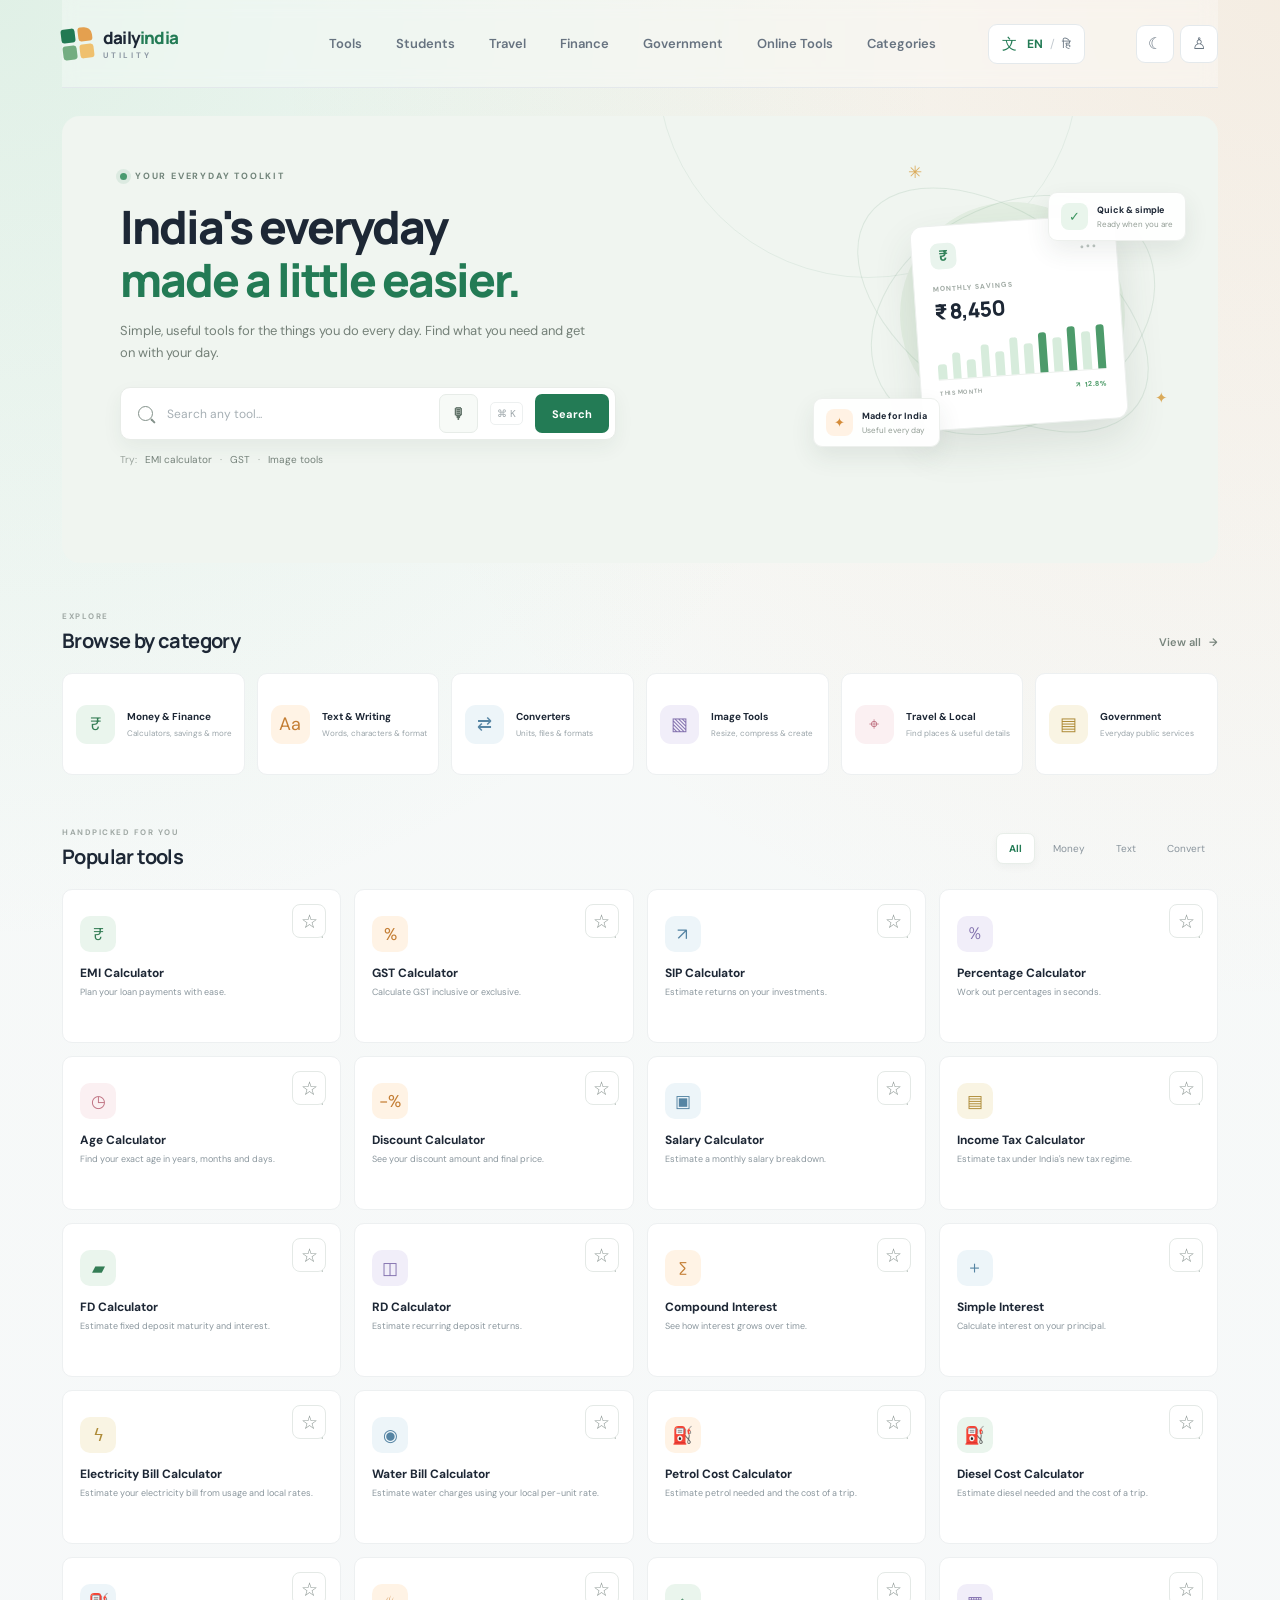
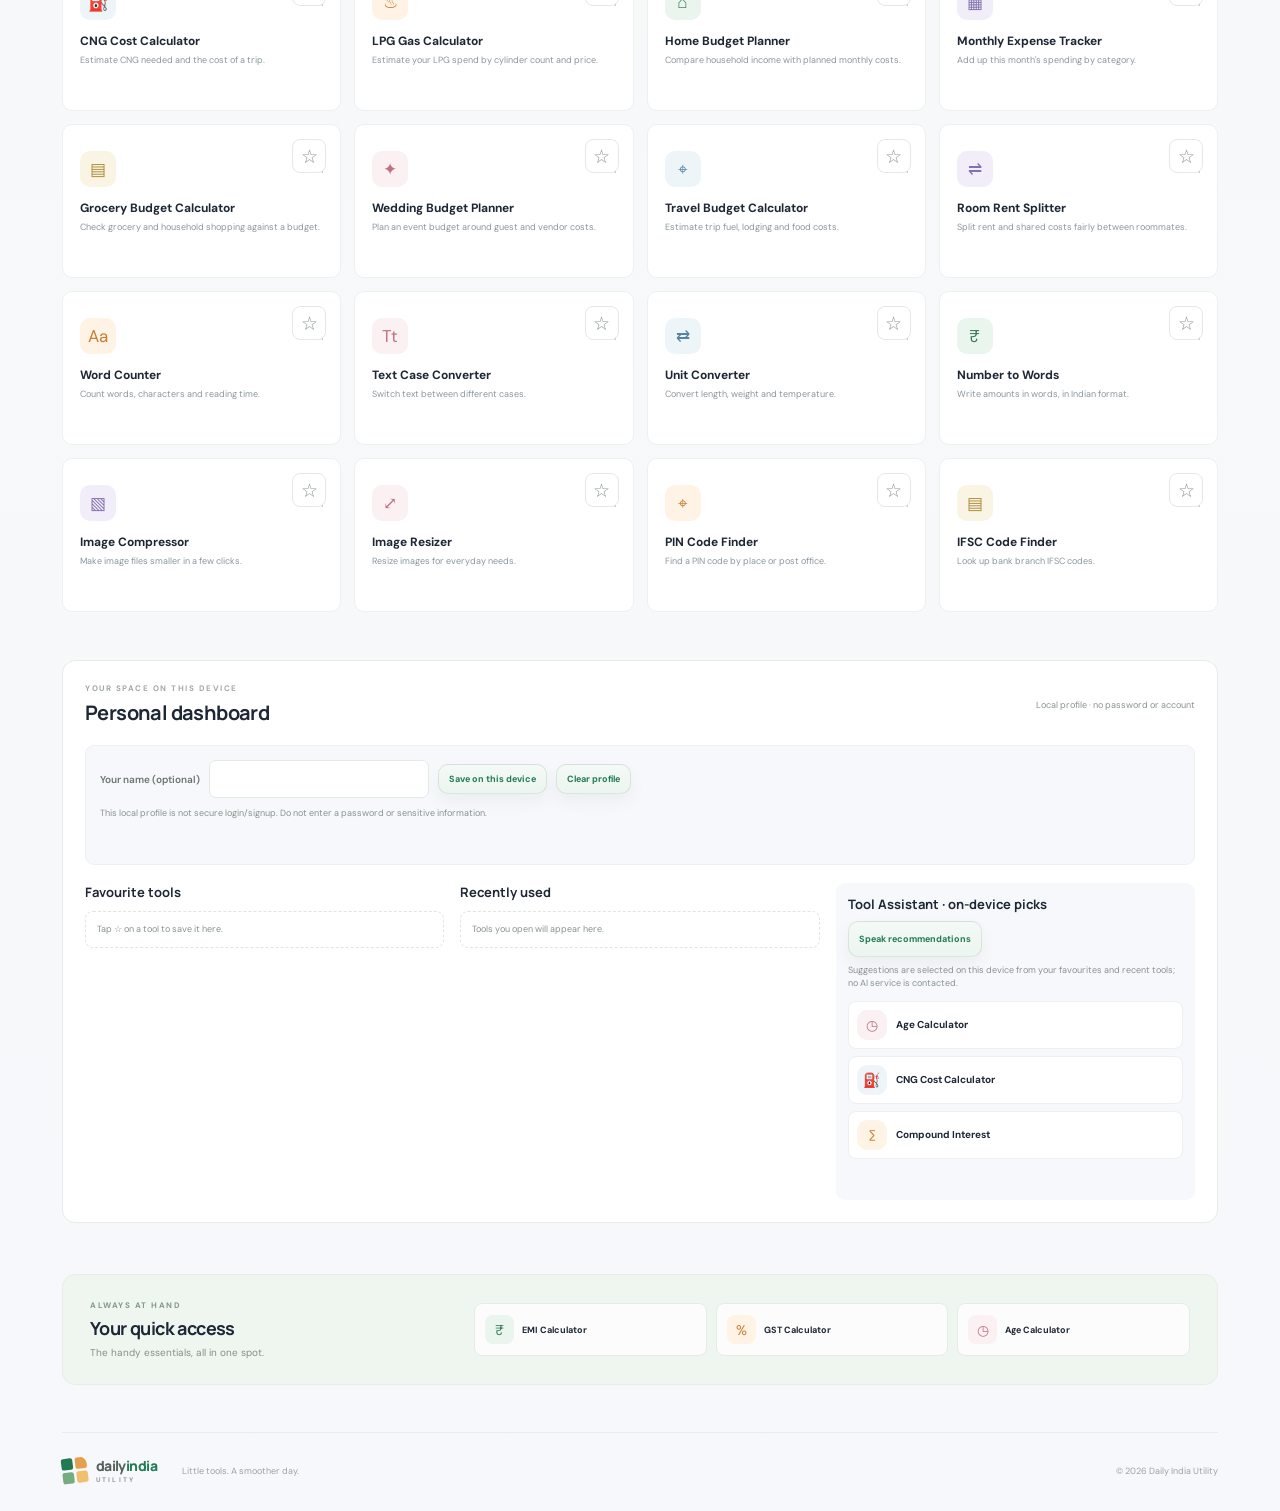
<file: index.html>
<!doctype html>
<html lang="en">
  <head>
    <meta charset="UTF-8" />
    <meta name="viewport" content="width=device-width, initial-scale=1.0" />
    <meta name="theme-color" content="#f7f8fb" />
    <meta name="description" content="Everyday tools for India, all in one place." />
    <title>Daily India Utility — Everyday tools, made easy</title>
    <link rel="preconnect" href="https://fonts.googleapis.com" />
    <link rel="preconnect" href="https://fonts.gstatic.com" crossorigin />
    <link href="https://fonts.googleapis.com/css2?family=DM+Sans:wght@400;500;600;700&family=Manrope:wght@400;500;600;700;800&family=Noto+Sans+Devanagari:wght@400;500;600;700&display=swap" rel="stylesheet" />
    <link rel="stylesheet" href="style.css" />
    <link rel="manifest" href="./manifest.webmanifest" />
    <link rel="icon" href="./icon.svg" type="image/svg+xml" />
    <script src="site-features.js" defer></script>
    <script src="script.js" defer></script>
  </head>
  <body>
    <div class="page-shell">
      <header class="topbar">
        <a class="brand" href="#" aria-label="Daily India Utility home">
          <span class="brand-mark" aria-hidden="true"><span></span><span></span><span></span><span></span></span>
          <span class="brand-name">daily<span>india</span><small>UTILITY</small></span>
        </a>
        <nav class="top-nav" aria-label="Main navigation">
          <a href="#popular" data-i18n="navTools">Tools</a>
          <a href="./student-tools.html" data-i18n="navStudents">Students</a>
          <a href="./vehicle-travel.html" data-i18n="navTravel">Travel</a>
          <a href="./banking-finance.html" data-i18n="navFinance">Finance</a>
          <a href="./government-services.html" data-i18n="navGovernment">Government</a>
          <a href="./everyday-online-tools.html" data-i18n="navOnlineTools">Online Tools</a>
          <a href="#categories" data-i18n="navCategories">Categories</a>
        </nav>
        <button class="language-switch" id="languageSwitch" type="button" aria-label="Switch language">
          <span class="language-globe" aria-hidden="true">文</span>
          <span>EN</span><span class="language-divider">/</span><span>हि</span>
        </button>
        <div class="site-feature-controls">
          <button class="site-control" type="button" data-theme-toggle aria-label="Enable dark mode" title="Dark mode"><span aria-hidden="true">☾</span></button>
          <a class="site-control" href="#personalDashboard" aria-label="Personal dashboard" title="Personal dashboard"><span aria-hidden="true">♙</span></a>
          <button class="site-control" type="button" data-install-app hidden aria-label="Install app" title="Install app"><span aria-hidden="true">⇩</span></button>
        </div>
      </header>

      <main>
        <section class="hero" aria-labelledby="heroTitle">
          <div class="hero-copy">
            <div class="eyebrow"><span class="eyebrow-dot"></span><span data-i18n="eyebrow">YOUR EVERYDAY TOOLKIT</span></div>
            <h1 id="heroTitle"><span data-i18n="heroLineOne">India's everyday</span><br /><span class="hero-accent" data-i18n="heroLineTwo">made a little easier.</span></h1>
            <p data-i18n="heroDescription">Simple, useful tools for the things you do every day. Find what you need and get on with your day.</p>
            <form class="search-form" id="searchForm" role="search">
              <span class="search-icon" aria-hidden="true"></span>
              <input id="toolSearch" type="search" autocomplete="off" data-i18n-placeholder="searchPlaceholder" placeholder="Search any tool..." aria-label="Search any tool" />
              <button class="voice-search-button" id="voiceSearch" type="button" aria-label="Search by voice" title="Search by voice"><span aria-hidden="true">🎙</span></button>
              <kbd>⌘ K</kbd>
              <button type="submit" data-i18n="searchButton">Search</button>
            </form>
            <div class="search-hints"><span data-i18n="try">Try:</span> <button type="button" data-query="emi">EMI calculator</button><span>·</span><button type="button" data-query="gst">GST</button><span>·</span><button type="button" data-query="image">Image tools</button></div>
            <p class="voice-search-status" id="voiceSearchStatus" role="status" aria-live="polite"></p>
          </div>
          <div class="hero-art" aria-hidden="true">
            <div class="sun-disc"></div>
            <div class="art-orbit orbit-one"></div><div class="art-orbit orbit-two"></div>
            <div class="art-card card-main"><div class="mini-card-head"><span class="mini-icon">₹</span><span class="mini-dots">•••</span></div><div class="mini-label">MONTHLY SAVINGS</div><div class="mini-value">₹ 8,450</div><div class="mini-chart"><i></i><i></i><i></i><i></i><i></i><i></i><i></i><i></i><i></i><i></i><i></i><i></i></div><div class="mini-foot"><span>THIS MONTH</span><b>↗ 12.8%</b></div></div>
            <div class="floating-note note-top"><span class="note-icon note-green">✓</span><span><b>Quick & simple</b><small>Ready when you are</small></span></div>
            <div class="floating-note note-bottom"><span class="note-icon note-orange">✦</span><span><b>Made for India</b><small>Useful every day</small></span></div>
            <div class="art-sparkle sparkle-one">✳</div><div class="art-sparkle sparkle-two">✦</div>
          </div>
        </section>

        <section class="section categories-section" id="categories">
          <div class="section-heading">
            <div><p class="section-kicker" data-i18n="explore">EXPLORE</p><h2 data-i18n="categoriesTitle">Browse by category</h2></div>
            <button class="text-link" type="button" id="showAllCategories"><span data-i18n="viewAll">View all</span><span aria-hidden="true">→</span></button>
          </div>
          <div class="category-grid" id="categoryGrid"></div>
        </section>

        <section class="section tools-section" id="popular">
          <div class="section-heading tool-heading">
            <div><p class="section-kicker" data-i18n="handpicked">HANDPICKED FOR YOU</p><h2 data-i18n="popularTitle">Popular tools</h2></div>
            <div class="tool-filter" id="toolFilter" aria-label="Filter tools"></div>
          </div>
          <div class="tool-grid" id="popularGrid"></div>
          <p class="empty-state" id="searchEmpty" hidden data-i18n="noResults">No tools found. Try another search.</p>
        </section>

        <section class="section personal-dashboard" id="personalDashboard">
          <div class="section-heading">
            <div><p class="section-kicker" data-i18n="dashboardKicker">YOUR SPACE ON THIS DEVICE</p><h2 data-i18n="dashboardTitle">Personal dashboard</h2></div>
            <span class="local-profile-badge" data-i18n="localOnly">Local profile · no password or account</span>
          </div>
          <div class="dashboard-profile">
            <form id="profileForm" class="profile-form">
              <label for="profileName" data-i18n="profileName">Your name (optional)</label>
              <input id="profileName" name="profileName" maxlength="40" autocomplete="nickname" />
              <button class="student-action-link" type="submit" data-i18n="saveProfile">Save on this device</button>
              <button class="student-action-link" id="clearProfile" type="button" data-i18n="clearProfile">Clear profile</button>
            </form>
            <p class="student-note" data-i18n="profileNotice">This local profile is not secure login/signup. Do not enter a password or sensitive information.</p>
            <p class="student-result" id="profileStatus" role="status"></p>
          </div>
          <div class="dashboard-columns">
            <section aria-labelledby="favoritesTitle">
              <h3 id="favoritesTitle" data-i18n="favoritesTitle">Favourite tools</h3>
              <div class="dashboard-tool-list" id="favoritesList"></div>
            </section>
            <section aria-labelledby="historyTitle">
              <h3 id="historyTitle" data-i18n="historyTitle">Recently used</h3>
              <div class="dashboard-tool-list" id="historyList"></div>
            </section>
            <section class="assistant-panel" aria-labelledby="assistantTitle">
              <div class="assistant-heading"><h3 id="assistantTitle" data-i18n="assistantTitle">Tool Assistant</h3><button class="student-action-link" type="button" id="speakRecommendations" data-i18n="speakHindi">Speak recommendations</button></div>
              <p class="student-note" data-i18n="assistantNotice">Personalized suggestions are generated on this device from your favorites and recent tools.</p>
              <div class="dashboard-tool-list" id="recommendationsList"></div>
              <p class="student-result" id="assistantStatus" role="status"></p>
            </section>
          </div>
        </section>

        <section class="quick-access" aria-labelledby="quickTitle">
          <div class="quick-copy"><p class="section-kicker" data-i18n="alwaysAtHand">ALWAYS AT HAND</p><h2 id="quickTitle" data-i18n="quickTitle">Your quick access</h2><p data-i18n="quickDescription">The handy essentials, all in one spot.</p></div>
          <div class="quick-grid" id="quickGrid"></div>
        </section>
      </main>

      <footer class="footer"><a class="brand footer-brand" href="#"><span class="brand-mark" aria-hidden="true"><span></span><span></span><span></span><span></span></span><span class="brand-name">daily<span>india</span><small>UTILITY</small></span></a><p data-i18n="footerNote">Little tools. A smoother day.</p><span>© <span id="currentYear"></span> Daily India Utility</span></footer>
    </div>
    <dialog class="calculator-dialog" id="calculatorDialog" aria-labelledby="calculatorDialogTitle">
      <div class="calculator-dialog-head">
        <div><p class="section-kicker" data-i18n="calculatorKicker">MADE FOR EVERYDAY DECISIONS</p><h2 id="calculatorDialogTitle"></h2></div>
        <button class="dialog-close" id="closeCalculator" type="button" aria-label="Close calculator">×</button>
      </div>
      <p class="calculator-dialog-description" id="calculatorDialogDescription"></p>
      <form id="calculatorForm">
        <div class="calculator-fields" id="calculatorFields"></div>
        <p class="calculator-note" id="calculatorNote" hidden></p>
        <button class="calculate-button" type="submit" data-i18n="calculateButton">Calculate</button>
      </form>
      <section class="calculator-result" id="calculatorResult" aria-live="polite" hidden>
        <p class="section-kicker" data-i18n="estimateLabel">YOUR ESTIMATE</p>
        <div id="calculatorResultContent"></div>
      </section>
    </dialog>
    <div class="toast" id="toast" role="status" aria-live="polite"></div>
  </body>
</html>
</file>
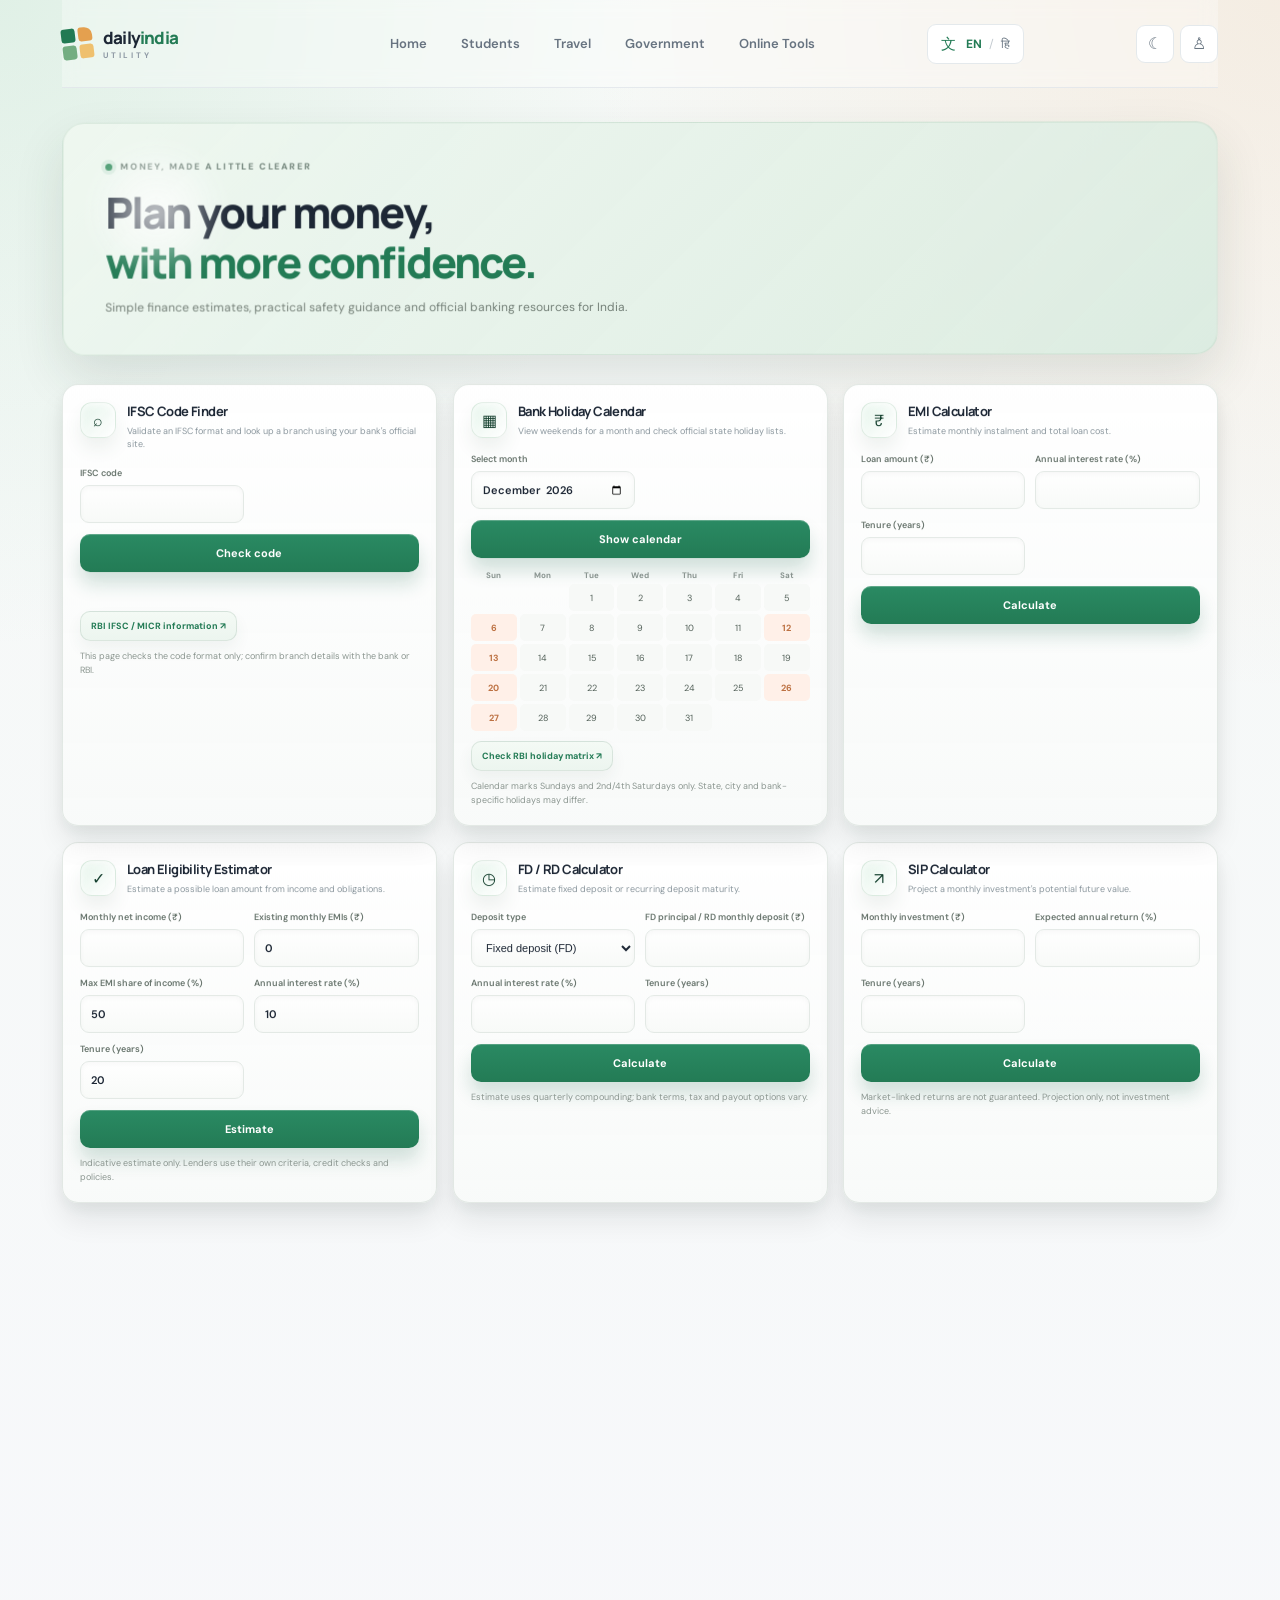
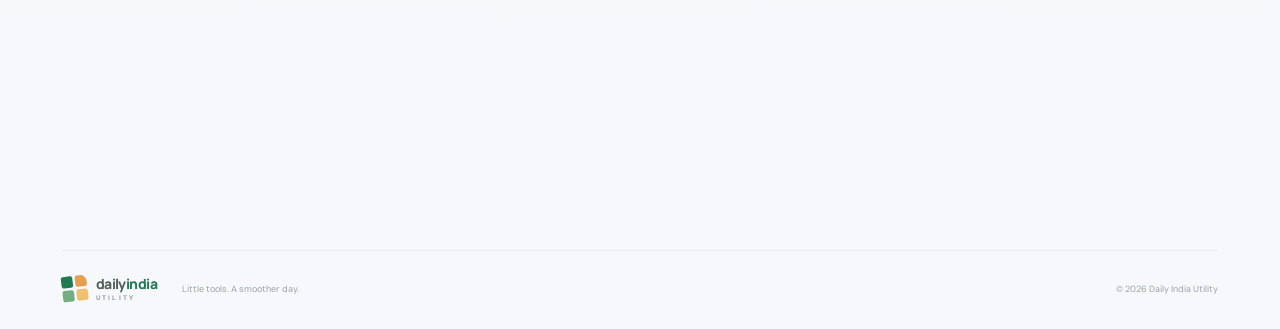
<file: banking-finance.html>
<!doctype html>
<html lang="en">
  <head>
    <meta charset="UTF-8" />
    <meta name="viewport" content="width=device-width, initial-scale=1.0" />
    <meta name="theme-color" content="#f7f8fb" />
    <meta name="description" content="India-focused banking and finance tools, including EMI, loan eligibility, savings and budget planning, plus official banking resources." />
    <title>Banking & Finance Tools — Daily India Utility</title>
    <link rel="preconnect" href="https://fonts.googleapis.com" />
    <link rel="preconnect" href="https://fonts.gstatic.com" crossorigin />
    <link href="https://fonts.googleapis.com/css2?family=DM+Sans:wght@400;500;600;700&family=Manrope:wght@400;500;600;700;800&family=Noto+Sans+Devanagari:wght@400;500;600;700&display=swap" rel="stylesheet" />
    <link rel="stylesheet" href="style.css" />
    <link rel="manifest" href="./manifest.webmanifest" />
    <link rel="icon" href="./icon.svg" type="image/svg+xml" />
    <script src="site-features.js" defer></script>
    <script src="banking-finance.js" defer></script>
  </head>
  <body>
    <div class="page-shell">
      <header class="topbar">
        <a class="brand" href="./index.html" aria-label="Daily India Utility home">
          <span class="brand-mark" aria-hidden="true"><span></span><span></span><span></span><span></span></span>
          <span class="brand-name">daily<span>india</span><small>UTILITY</small></span>
        </a>
        <nav class="top-nav" aria-label="Main navigation">
          <a href="./index.html" data-finance-i18n="homeLink">Home</a>
          <a href="./student-tools.html" data-finance-i18n="studentsLink">Students</a>
          <a href="./vehicle-travel.html" data-finance-i18n="travelLink">Travel</a>
          <a href="./government-services.html" data-finance-i18n="governmentLink">Government</a>
          <a href="./everyday-online-tools.html" data-finance-i18n="onlineToolsLink">Online Tools</a>
        </nav>
        <button class="language-switch" id="languageSwitch" type="button" aria-label="Switch language">
          <span class="language-globe" aria-hidden="true">文</span>
          <span>EN</span><span class="language-divider">/</span><span>हि</span>
        </button>
        <div class="site-feature-controls">
          <button class="site-control" type="button" data-theme-toggle aria-label="Enable dark mode" title="Dark mode"><span aria-hidden="true">☾</span></button>
          <a class="site-control" href="./index.html#personalDashboard" aria-label="Personal dashboard" title="Personal dashboard"><span aria-hidden="true">♙</span></a>
          <button class="site-control" type="button" data-install-app hidden aria-label="Install app" title="Install app"><span aria-hidden="true">⇩</span></button>
        </div>
      </header>

      <main>
        <section class="student-hero">
          <div class="eyebrow"><span class="eyebrow-dot"></span><span data-finance-i18n="financeEyebrow">MONEY, MADE A LITTLE CLEARER</span></div>
          <h1><span data-finance-i18n="financeTitleFirst">Plan your money,</span><br /><span class="hero-accent" data-finance-i18n="financeTitleSecond">with more confidence.</span></h1>
          <p data-finance-i18n="financeIntro">Simple finance estimates, practical safety guidance and official banking resources for India.</p>
        </section>

        <section class="student-tools-grid" aria-label="Banking and finance tools">
          <article class="student-card">
            <div class="student-card-heading"><span class="student-tool-icon tone-blue">⌕</span><div><h2 data-finance-i18n="ifscTitle">IFSC Code Finder</h2><p data-finance-i18n="ifscIntro">Validate an IFSC format and look up a branch using your bank's official site.</p></div></div>
            <form id="ifscForm" class="student-form">
              <label><span data-finance-i18n="ifscLabel">IFSC code</span><input name="ifsc" maxlength="11" autocomplete="off" required /></label>
              <button class="calculate-button" type="submit" data-finance-i18n="findIfsc">Check code</button>
            </form>
            <p class="student-result" id="ifscResult" aria-live="polite"></p>
            <a class="student-action-link" href="https://www.rbi.org.in/Scripts/IFSCMICRDetails.aspx" target="_blank" rel="noopener" data-finance-i18n="rbiIfscLink">RBI IFSC / MICR information ↗</a>
            <p class="student-note" data-finance-i18n="ifscNote">This page checks the code format only; confirm branch details with the bank or RBI.</p>
          </article>

          <article class="student-card">
            <div class="student-card-heading"><span class="student-tool-icon tone-orange">▦</span><div><h2 data-finance-i18n="holidayTitle">Bank Holiday Calendar</h2><p data-finance-i18n="holidayIntro">View weekends for a month and check official state holiday lists.</p></div></div>
            <form id="holidayForm" class="student-form">
              <label><span data-finance-i18n="selectMonth">Select month</span><input name="month" type="month" required /></label>
              <button class="calculate-button" type="submit" data-finance-i18n="showCalendar">Show calendar</button>
            </form>
            <div id="holidayCalendar" class="bank-calendar" aria-live="polite"></div>
            <a class="student-action-link" href="https://www.rbi.org.in/Scripts/HolidayMatrixDisplay.aspx" target="_blank" rel="noopener" data-finance-i18n="rbiHolidayLink">Check RBI holiday matrix ↗</a>
            <p class="student-note" data-finance-i18n="holidayNote">Calendar marks Sundays and 2nd/4th Saturdays only. State, city and bank-specific holidays may differ.</p>
          </article>

          <article class="student-card">
            <div class="student-card-heading"><span class="student-tool-icon tone-green">₹</span><div><h2 data-finance-i18n="emiTitle">EMI Calculator</h2><p data-finance-i18n="emiIntro">Estimate monthly instalment and total loan cost.</p></div></div>
            <form id="emiForm" class="student-form">
              <label><span data-finance-i18n="loanAmount">Loan amount (₹)</span><input name="principal" type="number" min="1" step="any" required /></label>
              <label><span data-finance-i18n="annualRate">Annual interest rate (%)</span><input name="rate" type="number" min="0" max="100" step="any" required /></label>
              <label><span data-finance-i18n="tenureYears">Tenure (years)</span><input name="years" type="number" min="0.1" max="50" step="any" required /></label>
              <button class="calculate-button" type="submit" data-finance-i18n="calculate">Calculate</button>
            </form>
            <div class="finance-result" id="emiResult" aria-live="polite"></div>
          </article>

          <article class="student-card">
            <div class="student-card-heading"><span class="student-tool-icon tone-purple">✓</span><div><h2 data-finance-i18n="eligibilityTitle">Loan Eligibility Estimator</h2><p data-finance-i18n="eligibilityIntro">Estimate a possible loan amount from income and obligations.</p></div></div>
            <form id="eligibilityForm" class="student-form">
              <label><span data-finance-i18n="monthlyIncome">Monthly net income (₹)</span><input name="income" type="number" min="1" step="any" required /></label>
              <label><span data-finance-i18n="existingEmis">Existing monthly EMIs (₹)</span><input name="obligations" type="number" min="0" step="any" value="0" required /></label>
              <label><span data-finance-i18n="foir">Max EMI share of income (%)</span><input name="foir" type="number" min="1" max="100" step="any" value="50" required /></label>
              <label><span data-finance-i18n="annualRate">Annual interest rate (%)</span><input name="rate" type="number" min="0" max="100" step="any" value="10" required /></label>
              <label><span data-finance-i18n="tenureYears">Tenure (years)</span><input name="years" type="number" min="0.1" max="50" step="any" value="20" required /></label>
              <button class="calculate-button" type="submit" data-finance-i18n="estimate">Estimate</button>
            </form>
            <div class="finance-result" id="eligibilityResult" aria-live="polite"></div>
            <p class="student-note" data-finance-i18n="eligibilityNote">Indicative estimate only. Lenders use their own criteria, credit checks and policies.</p>
          </article>

          <article class="student-card">
            <div class="student-card-heading"><span class="student-tool-icon tone-yellow">◷</span><div><h2 data-finance-i18n="fdRdTitle">FD / RD Calculator</h2><p data-finance-i18n="fdRdIntro">Estimate fixed deposit or recurring deposit maturity.</p></div></div>
            <form id="fdRdForm" class="student-form">
              <label><span data-finance-i18n="depositType">Deposit type</span><select name="type"><option value="fd" data-finance-i18n="fixedDeposit">Fixed deposit (FD)</option><option value="rd" data-finance-i18n="recurringDeposit">Recurring deposit (RD)</option></select></label>
              <label><span data-finance-i18n="principalDeposit">FD principal / RD monthly deposit (₹)</span><input name="amount" type="number" min="1" step="any" required /></label>
              <label><span data-finance-i18n="annualRate">Annual interest rate (%)</span><input name="rate" type="number" min="0" max="100" step="any" required /></label>
              <label><span data-finance-i18n="tenureYears">Tenure (years)</span><input name="years" type="number" min="0.1" max="100" step="any" required /></label>
              <button class="calculate-button" type="submit" data-finance-i18n="calculate">Calculate</button>
            </form>
            <div class="finance-result" id="fdRdResult" aria-live="polite"></div>
            <p class="student-note" data-finance-i18n="fdRdNote">Estimate uses quarterly compounding; bank terms, tax and payout options vary.</p>
          </article>

          <article class="student-card">
            <div class="student-card-heading"><span class="student-tool-icon tone-green">↗</span><div><h2 data-finance-i18n="sipTitle">SIP Calculator</h2><p data-finance-i18n="sipIntro">Project a monthly investment's potential future value.</p></div></div>
            <form id="sipForm" class="student-form">
              <label><span data-finance-i18n="monthlyInvestment">Monthly investment (₹)</span><input name="monthly" type="number" min="1" step="any" required /></label>
              <label><span data-finance-i18n="expectedReturn">Expected annual return (%)</span><input name="rate" type="number" min="0" max="100" step="any" required /></label>
              <label><span data-finance-i18n="tenureYears">Tenure (years)</span><input name="years" type="number" min="0.1" max="100" step="any" required /></label>
              <button class="calculate-button" type="submit" data-finance-i18n="calculate">Calculate</button>
            </form>
            <div class="finance-result" id="sipResult" aria-live="polite"></div>
            <p class="student-note" data-finance-i18n="sipNote">Market-linked returns are not guaranteed. Projection only, not investment advice.</p>
          </article>

          <article class="student-card">
            <div class="student-card-heading"><span class="student-tool-icon tone-blue">◎</span><div><h2 data-finance-i18n="savingsTitle">Savings Goal Calculator</h2><p data-finance-i18n="savingsIntro">Find a monthly contribution to reach your target.</p></div></div>
            <form id="savingsForm" class="student-form">
              <label><span data-finance-i18n="targetAmount">Target amount (₹)</span><input name="target" type="number" min="1" step="any" required /></label>
              <label><span data-finance-i18n="currentSavings">Current savings (₹)</span><input name="current" type="number" min="0" step="any" value="0" required /></label>
              <label><span data-finance-i18n="goalMonths">Time to goal (months)</span><input name="months" type="number" min="1" max="1200" step="1" required /></label>
              <label><span data-finance-i18n="expectedReturn">Expected annual return (%)</span><input name="rate" type="number" min="0" max="100" step="any" value="0" required /></label>
              <button class="calculate-button" type="submit" data-finance-i18n="calculate">Calculate</button>
            </form>
            <div class="finance-result" id="savingsResult" aria-live="polite"></div>
          </article>

          <article class="student-card">
            <div class="student-card-heading"><span class="student-tool-icon tone-orange">▤</span><div><h2 data-finance-i18n="budgetTitle">Monthly Budget Planner</h2><p data-finance-i18n="budgetIntro">See how income compares with monthly spending.</p></div></div>
            <form id="budgetForm" class="student-form">
              <label><span data-finance-i18n="monthlyIncome">Monthly net income (₹)</span><input name="income" type="number" min="0" step="any" required /></label>
              <label><span data-finance-i18n="housing">Housing / rent (₹)</span><input name="housing" type="number" min="0" step="any" value="0" required /></label>
              <label><span data-finance-i18n="food">Food (₹)</span><input name="food" type="number" min="0" step="any" value="0" required /></label>
              <label><span data-finance-i18n="transport">Transport (₹)</span><input name="transport" type="number" min="0" step="any" value="0" required /></label>
              <label><span data-finance-i18n="utilities">Utilities (₹)</span><input name="utilities" type="number" min="0" step="any" value="0" required /></label>
              <label><span data-finance-i18n="otherExpenses">Other expenses (₹)</span><input name="other" type="number" min="0" step="any" value="0" required /></label>
              <button class="calculate-button" type="submit" data-finance-i18n="calculate">Calculate</button>
            </form>
            <div class="finance-result" id="budgetResult" aria-live="polite"></div>
          </article>

          <article class="student-card student-directory-card">
            <div class="student-card-heading"><span class="student-tool-icon tone-pink">!</span><div><h2 data-finance-i18n="upiTitle">UPI Safety Guide</h2><p data-finance-i18n="upiIntro">Simple habits to help protect your payments.</p></div></div>
            <ul class="finance-guide-list">
              <li data-finance-i18n="upiTipOne">Never share your UPI PIN or OTP—even with someone claiming to be your bank.</li>
              <li data-finance-i18n="upiTipTwo">A PIN is used to send money, not to receive it. Check the request before approving.</li>
              <li data-finance-i18n="upiTipThree">Verify the recipient name and amount. Don't scan unknown QR codes to receive money.</li>
              <li data-finance-i18n="upiTipFour">If a payment seems suspicious, contact your bank using its official app or number.</li>
            </ul>
            <a class="student-action-link" href="https://www.npci.org.in/what-we-do/upi/safety-awareness" target="_blank" rel="noopener" data-finance-i18n="upiOfficialLink">NPCI UPI safety information ↗</a>
            <a class="student-action-link" href="https://www.cybercrime.gov.in/" target="_blank" rel="noopener" data-finance-i18n="cyberReportLink">Report cyber financial fraud ↗</a>
          </article>

          <article class="student-card student-directory-card">
            <div class="student-card-heading"><span class="student-tool-icon tone-purple">▣</span><div><h2 data-finance-i18n="accountTitle">Bank Account Guide</h2><p data-finance-i18n="accountIntro">Learn about account choices and official consumer resources.</p></div></div>
            <a class="student-resource-link" href="https://www.rbi.org.in/commonperson/English/Scripts/FAQs.aspx" target="_blank" rel="noopener"><strong data-finance-i18n="rbiFaqTitle">RBI Consumer FAQs</strong><span data-finance-i18n="rbiFaqDesc">Official answers on banking services and customer rights ↗</span></a>
            <a class="student-resource-link" href="https://www.dicgc.org.in/" target="_blank" rel="noopener"><strong data-finance-i18n="dicgcTitle">DICGC Deposit Insurance</strong><span data-finance-i18n="dicgcDesc">Learn about deposit insurance and coverage limits ↗</span></a>
            <p class="student-note" data-finance-i18n="accountNote">Compare fees, minimum balance, access and service terms; confirm current details with the bank.</p>
          </article>
        </section>
      </main>

      <footer class="footer"><a class="brand footer-brand" href="./index.html"><span class="brand-mark" aria-hidden="true"><span></span><span></span><span></span><span></span></span><span class="brand-name">daily<span>india</span><small>UTILITY</small></span></a><p data-finance-i18n="footerNote">Little tools. A smoother day.</p><span>© <span id="currentYear"></span> Daily India Utility</span></footer>
    </div>
  </body>
</html>
</file>
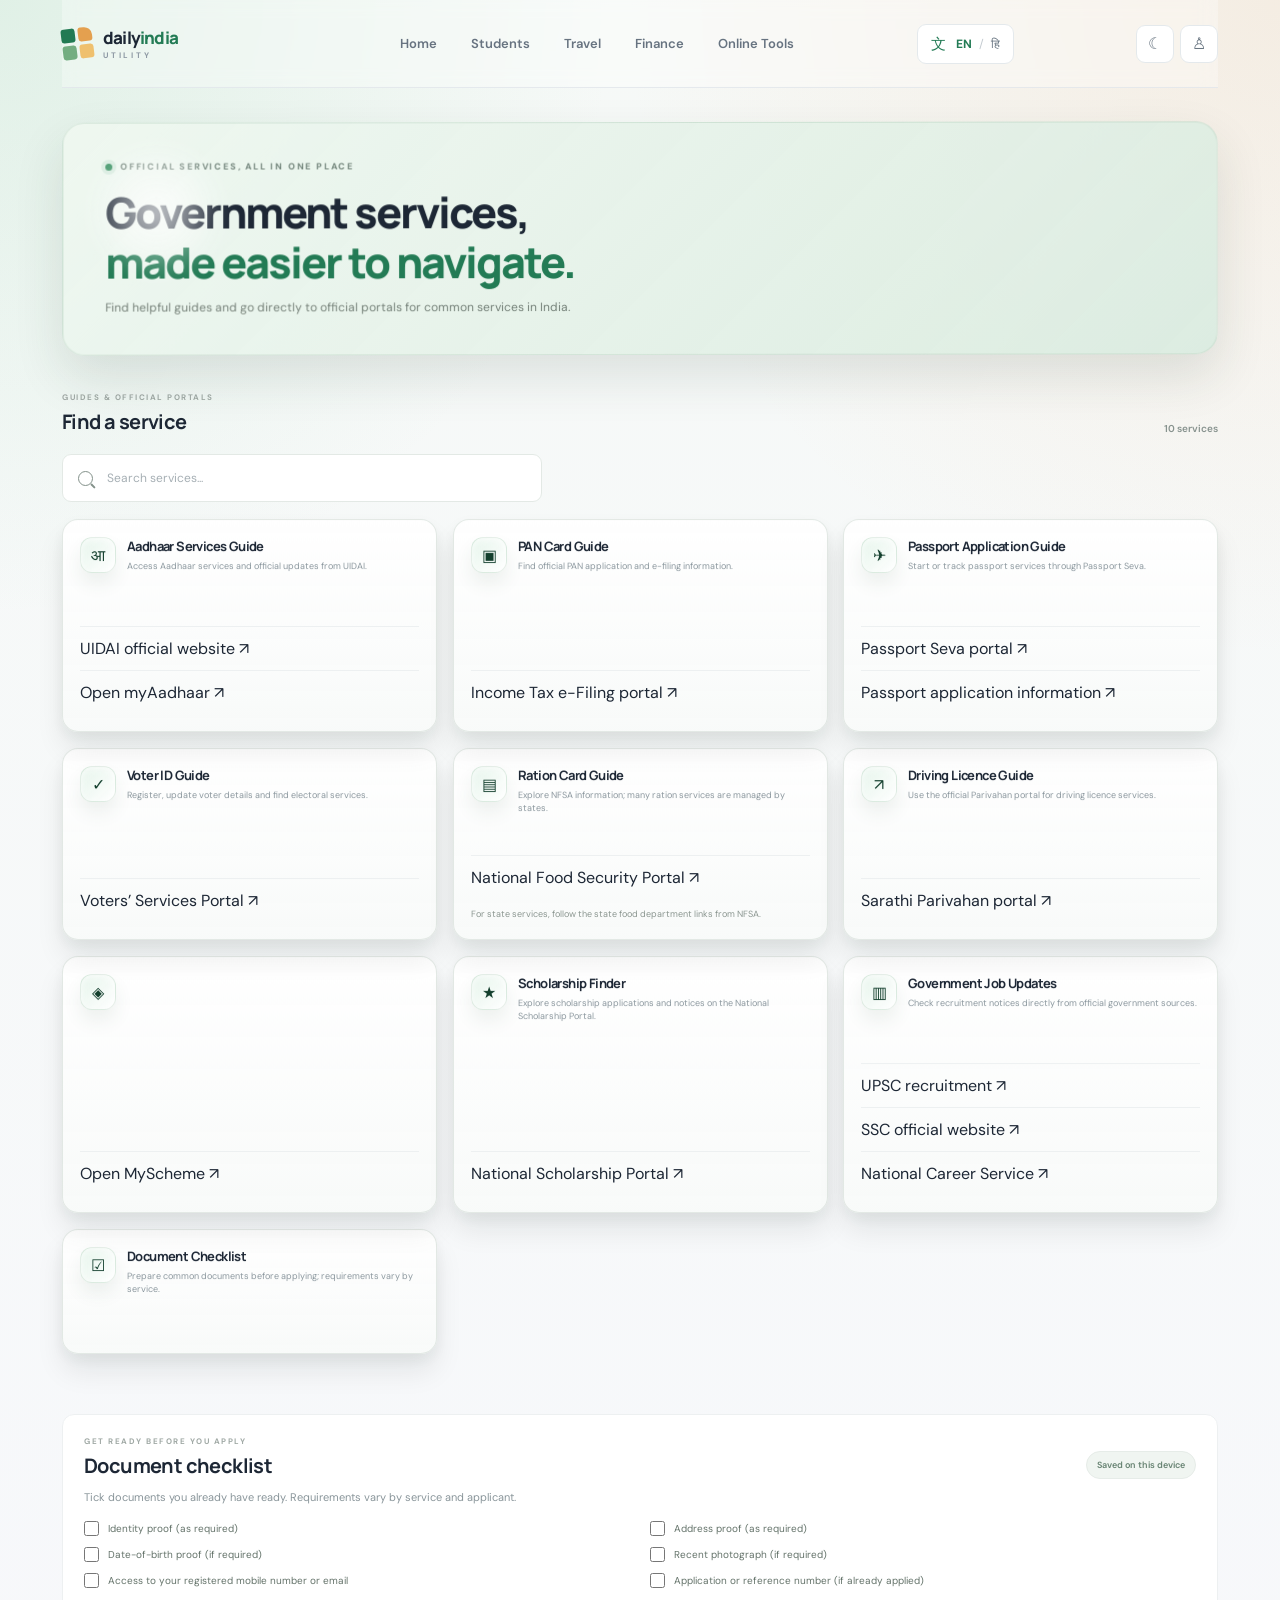
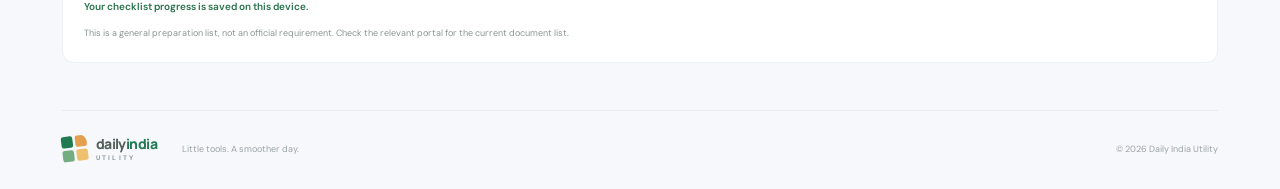
<file: government-services.html>
<!doctype html>
<html lang="en">
  <head>
    <meta charset="UTF-8" />
    <meta name="viewport" content="width=device-width, initial-scale=1.0" />
    <meta name="theme-color" content="#f7f8fb" />
    <meta name="description" content="Guides and official links for Aadhaar, PAN, passports, voter ID, ration cards, driving licences, government schemes, scholarships and jobs in India." />
    <title>Government Services — Daily India Utility</title>
    <link rel="preconnect" href="https://fonts.googleapis.com" />
    <link rel="preconnect" href="https://fonts.gstatic.com" crossorigin />
    <link href="https://fonts.googleapis.com/css2?family=DM+Sans:wght@400;500;600;700&family=Manrope:wght@400;500;600;700;800&family=Noto+Sans+Devanagari:wght@400;500;600;700&display=swap" rel="stylesheet" />
    <link rel="stylesheet" href="style.css" />
    <link rel="manifest" href="./manifest.webmanifest" />
    <link rel="icon" href="./icon.svg" type="image/svg+xml" />
    <script src="site-features.js" defer></script>
    <script src="government-services.js" defer></script>
  </head>
  <body>
    <div class="page-shell">
      <header class="topbar">
        <a class="brand" href="./index.html" aria-label="Daily India Utility home">
          <span class="brand-mark" aria-hidden="true"><span></span><span></span><span></span><span></span></span>
          <span class="brand-name">daily<span>india</span><small>UTILITY</small></span>
        </a>
        <nav class="top-nav" aria-label="Main navigation">
          <a href="./index.html" data-gov-i18n="homeLink">Home</a>
          <a href="./student-tools.html" data-gov-i18n="studentsLink">Students</a>
          <a href="./vehicle-travel.html" data-gov-i18n="travelLink">Travel</a>
          <a href="./banking-finance.html" data-gov-i18n="financeLink">Finance</a>
          <a href="./everyday-online-tools.html" data-gov-i18n="onlineToolsLink">Online Tools</a>
        </nav>
        <button class="language-switch" id="languageSwitch" type="button" aria-label="Switch language">
          <span class="language-globe" aria-hidden="true">文</span>
          <span>EN</span><span class="language-divider">/</span><span>हि</span>
        </button>
        <div class="site-feature-controls">
          <button class="site-control" type="button" data-theme-toggle aria-label="Enable dark mode" title="Dark mode"><span aria-hidden="true">☾</span></button>
          <a class="site-control" href="./index.html#personalDashboard" aria-label="Personal dashboard" title="Personal dashboard"><span aria-hidden="true">♙</span></a>
          <button class="site-control" type="button" data-install-app hidden aria-label="Install app" title="Install app"><span aria-hidden="true">⇩</span></button>
        </div>
      </header>

      <main>
        <section class="student-hero">
          <div class="eyebrow"><span class="eyebrow-dot"></span><span data-gov-i18n="govEyebrow">OFFICIAL SERVICES, ALL IN ONE PLACE</span></div>
          <h1><span data-gov-i18n="govTitleFirst">Government services,</span><br /><span class="hero-accent" data-gov-i18n="govTitleSecond">made easier to navigate.</span></h1>
          <p data-gov-i18n="govIntro">Find helpful guides and go directly to official portals for common services in India.</p>
        </section>

        <section class="government-service-section" aria-labelledby="servicesTitle">
          <div class="section-heading">
            <div><p class="section-kicker" data-gov-i18n="guidesKicker">GUIDES & OFFICIAL PORTALS</p><h2 id="servicesTitle" data-gov-i18n="servicesTitle">Find a service</h2></div>
            <span class="service-count" id="serviceCount"></span>
          </div>
          <label class="service-search">
            <span class="search-icon" aria-hidden="true"></span>
            <input id="serviceSearch" type="search" autocomplete="off" data-gov-placeholder="searchPlaceholder" placeholder="Search services..." aria-label="Search services" />
          </label>
          <div class="student-tools-grid government-service-grid" id="governmentServiceGrid"></div>
          <p class="empty-state" id="serviceEmpty" hidden data-gov-i18n="noResults">No services found. Try another search.</p>
        </section>

        <section class="section government-checklist-section">
          <div class="section-heading">
            <div><p class="section-kicker" data-gov-i18n="checklistKicker">GET READY BEFORE YOU APPLY</p><h2 data-gov-i18n="checklistTitle">Document checklist</h2></div>
            <span class="calculator-count" data-gov-i18n="savedLocally">Saved on this device</span>
          </div>
          <p class="calculator-intro" data-gov-i18n="checklistIntro">Tick documents you already have ready. Requirements vary by service and applicant.</p>
          <div class="government-checklist" id="governmentChecklist"></div>
          <p class="student-result" id="checklistStatus" role="status"></p>
          <p class="student-note" data-gov-i18n="checklistNote">This is a general preparation list, not an official requirement. Check the relevant portal for the current document list.</p>
        </section>
      </main>

      <footer class="footer"><a class="brand footer-brand" href="./index.html"><span class="brand-mark" aria-hidden="true"><span></span><span></span><span></span><span></span></span><span class="brand-name">daily<span>india</span><small>UTILITY</small></span></a><p data-gov-i18n="footerNote">Little tools. A smoother day.</p><span>© <span id="currentYear"></span> Daily India Utility</span></footer>
    </div>
  </body>
</html>
</file>
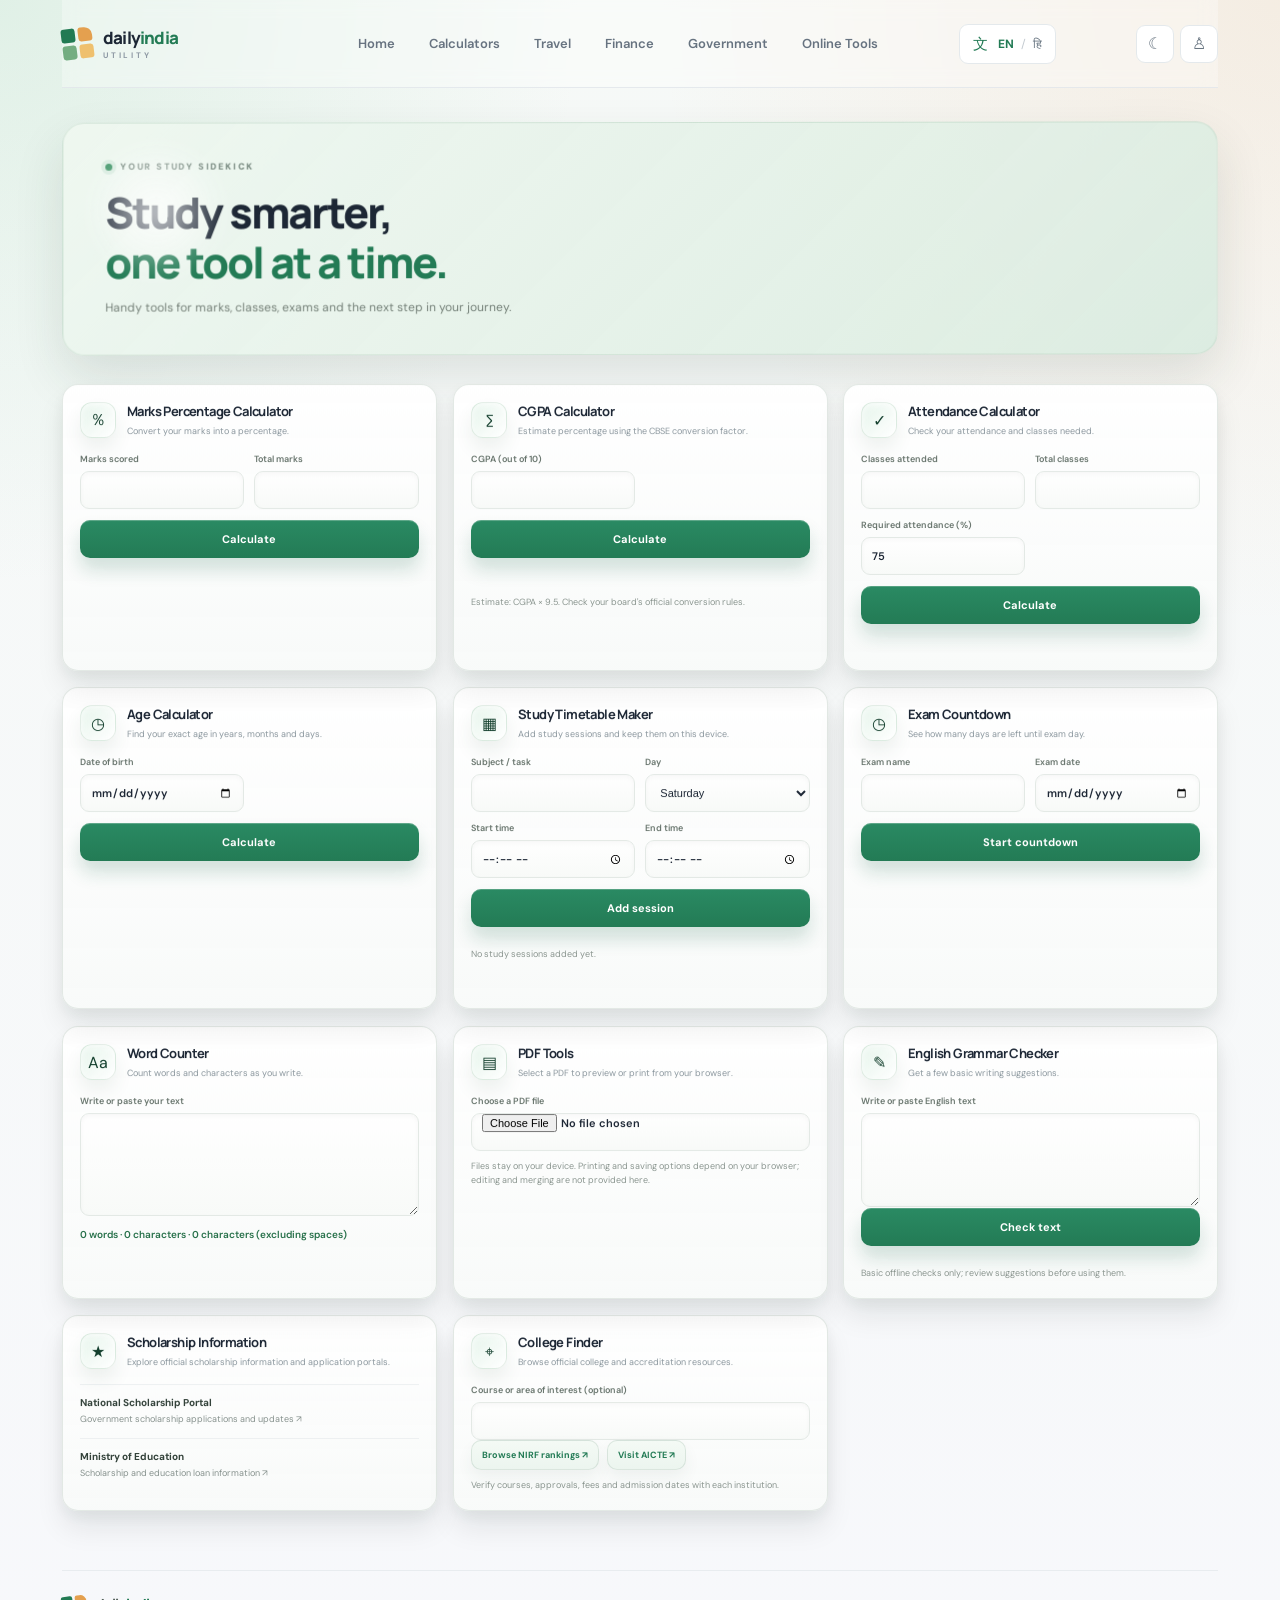
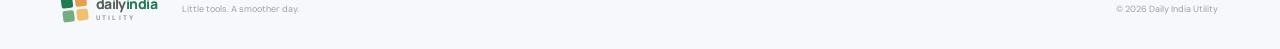
<file: student-tools.html>
<!doctype html>
<html lang="en">
  <head>
    <meta charset="UTF-8" />
    <meta name="viewport" content="width=device-width, initial-scale=1.0" />
    <meta name="theme-color" content="#f7f8fb" />
    <meta name="description" content="Free study tools for students in India: marks, attendance, timetable, exam countdown and more." />
    <title>Student Tools — Daily India Utility</title>
    <link rel="preconnect" href="https://fonts.googleapis.com" />
    <link rel="preconnect" href="https://fonts.gstatic.com" crossorigin />
    <link href="https://fonts.googleapis.com/css2?family=DM+Sans:wght@400;500;600;700&family=Manrope:wght@400;500;600;700;800&family=Noto+Sans+Devanagari:wght@400;500;600;700&display=swap" rel="stylesheet" />
    <link rel="stylesheet" href="style.css" />
    <link rel="manifest" href="./manifest.webmanifest" />
    <link rel="icon" href="./icon.svg" type="image/svg+xml" />
    <script src="site-features.js" defer></script>
    <script src="student-tools.js" defer></script>
  </head>
  <body>
    <div class="page-shell">
      <header class="topbar">
        <a class="brand" href="./index.html" aria-label="Daily India Utility home">
          <span class="brand-mark" aria-hidden="true"><span></span><span></span><span></span><span></span></span>
          <span class="brand-name">daily<span>india</span><small>UTILITY</small></span>
        </a>
        <nav class="top-nav" aria-label="Main navigation">
          <a href="./index.html" data-student-i18n="homeLink">Home</a>
          <a href="./index.html#calculators" data-student-i18n="calculatorsLink">Calculators</a>
          <a href="./vehicle-travel.html" data-student-i18n="travelLink">Travel</a>
          <a href="./banking-finance.html" data-student-i18n="financeLink">Finance</a>
          <a href="./government-services.html" data-student-i18n="governmentLink">Government</a>
          <a href="./everyday-online-tools.html" data-student-i18n="onlineToolsLink">Online Tools</a>
        </nav>
        <button class="language-switch" id="languageSwitch" type="button" aria-label="Switch language">
          <span class="language-globe" aria-hidden="true">文</span>
          <span>EN</span><span class="language-divider">/</span><span>हि</span>
        </button>
        <div class="site-feature-controls">
          <button class="site-control" type="button" data-theme-toggle aria-label="Enable dark mode" title="Dark mode"><span aria-hidden="true">☾</span></button>
          <a class="site-control" href="./index.html#personalDashboard" aria-label="Personal dashboard" title="Personal dashboard"><span aria-hidden="true">♙</span></a>
          <button class="site-control" type="button" data-install-app hidden aria-label="Install app" title="Install app"><span aria-hidden="true">⇩</span></button>
        </div>
      </header>

      <main>
        <section class="student-hero">
          <div class="eyebrow"><span class="eyebrow-dot"></span><span data-student-i18n="studentEyebrow">YOUR STUDY SIDEKICK</span></div>
          <h1><span data-student-i18n="studentTitleFirst">Study smarter,</span><br /><span class="hero-accent" data-student-i18n="studentTitleSecond">one tool at a time.</span></h1>
          <p data-student-i18n="studentIntro">Handy tools for marks, classes, exams and the next step in your journey.</p>
        </section>

        <section class="student-tools-grid" aria-label="Student tools">
          <article class="student-card">
            <div class="student-card-heading"><span class="student-tool-icon tone-green">％</span><div><h2 data-student-i18n="marksTitle">Marks Percentage Calculator</h2><p data-student-i18n="marksIntro">Convert your marks into a percentage.</p></div></div>
            <form id="marksForm" class="student-form">
              <label><span data-student-i18n="marksScored">Marks scored</span><input name="scored" type="number" min="0" step="any" required /></label>
              <label><span data-student-i18n="totalMarks">Total marks</span><input name="total" type="number" min="0.01" step="any" required /></label>
              <button class="calculate-button" type="submit" data-student-i18n="calculate">Calculate</button>
            </form>
            <p class="student-result" id="marksResult" aria-live="polite"></p>
          </article>

          <article class="student-card">
            <div class="student-card-heading"><span class="student-tool-icon tone-blue">∑</span><div><h2 data-student-i18n="cgpaTitle">CGPA Calculator</h2><p data-student-i18n="cgpaIntro">Estimate percentage using the CBSE conversion factor.</p></div></div>
            <form id="cgpaForm" class="student-form">
              <label><span data-student-i18n="cgpaLabel">CGPA (out of 10)</span><input name="cgpa" type="number" min="0" max="10" step="any" required /></label>
              <button class="calculate-button" type="submit" data-student-i18n="calculate">Calculate</button>
            </form>
            <p class="student-result" id="cgpaResult" aria-live="polite"></p>
            <p class="student-note" data-student-i18n="cgpaNote">Estimate: CGPA × 9.5. Check your board's official conversion rules.</p>
          </article>

          <article class="student-card">
            <div class="student-card-heading"><span class="student-tool-icon tone-orange">✓</span><div><h2 data-student-i18n="attendanceTitle">Attendance Calculator</h2><p data-student-i18n="attendanceIntro">Check your attendance and classes needed.</p></div></div>
            <form id="attendanceForm" class="student-form">
              <label><span data-student-i18n="classesAttended">Classes attended</span><input name="attended" type="number" min="0" step="1" required /></label>
              <label><span data-student-i18n="totalClasses">Total classes</span><input name="total" type="number" min="1" step="1" required /></label>
              <label><span data-student-i18n="requiredAttendance">Required attendance (%)</span><input name="required" type="number" min="0.01" max="100" step="any" value="75" required /></label>
              <button class="calculate-button" type="submit" data-student-i18n="calculate">Calculate</button>
            </form>
            <p class="student-result" id="attendanceResult" aria-live="polite"></p>
          </article>

          <article class="student-card">
            <div class="student-card-heading"><span class="student-tool-icon tone-pink">◷</span><div><h2 data-student-i18n="ageTitle">Age Calculator</h2><p data-student-i18n="ageIntro">Find your exact age in years, months and days.</p></div></div>
            <form id="ageForm" class="student-form">
              <label><span data-student-i18n="birthDate">Date of birth</span><input name="birthDate" type="date" required /></label>
              <button class="calculate-button" type="submit" data-student-i18n="calculate">Calculate</button>
            </form>
            <p class="student-result" id="ageResult" aria-live="polite"></p>
          </article>

          <article class="student-card">
            <div class="student-card-heading"><span class="student-tool-icon tone-purple">▦</span><div><h2 data-student-i18n="timetableTitle">Study Timetable Maker</h2><p data-student-i18n="timetableIntro">Add study sessions and keep them on this device.</p></div></div>
            <form id="timetableForm" class="student-form">
              <label><span data-student-i18n="subject">Subject / task</span><input name="subject" maxlength="80" required /></label>
              <label><span data-student-i18n="day">Day</span><select name="day" id="timetableDay"></select></label>
              <label><span data-student-i18n="startTime">Start time</span><input name="start" type="time" required /></label>
              <label><span data-student-i18n="endTime">End time</span><input name="end" type="time" required /></label>
              <button class="calculate-button" type="submit" data-student-i18n="addSession">Add session</button>
            </form>
            <ul class="timetable-list" id="timetableList"></ul>
            <p class="student-result" id="timetableStatus" role="status"></p>
          </article>

          <article class="student-card">
            <div class="student-card-heading"><span class="student-tool-icon tone-pink">◷</span><div><h2 data-student-i18n="countdownTitle">Exam Countdown</h2><p data-student-i18n="countdownIntro">See how many days are left until exam day.</p></div></div>
            <form id="countdownForm" class="student-form">
              <label><span data-student-i18n="examName">Exam name</span><input name="name" maxlength="80" required /></label>
              <label><span data-student-i18n="examDate">Exam date</span><input name="date" type="date" required /></label>
              <button class="calculate-button" type="submit" data-student-i18n="countdownButton">Start countdown</button>
            </form>
            <p class="student-result" id="countdownResult" aria-live="polite"></p>
          </article>

          <article class="student-card">
            <div class="student-card-heading"><span class="student-tool-icon tone-yellow">Aa</span><div><h2 data-student-i18n="wordTitle">Word Counter</h2><p data-student-i18n="wordIntro">Count words and characters as you write.</p></div></div>
            <label class="student-textarea-label"><span data-student-i18n="pasteText">Write or paste your text</span><textarea id="wordText" rows="5"></textarea></label>
            <p class="student-result" id="wordResult" aria-live="polite"></p>
          </article>

          <article class="student-card">
            <div class="student-card-heading"><span class="student-tool-icon tone-orange">▤</span><div><h2 data-student-i18n="pdfTitle">PDF Tools</h2><p data-student-i18n="pdfIntro">Select a PDF to preview or print from your browser.</p></div></div>
            <label class="student-file-label"><span data-student-i18n="choosePdf">Choose a PDF file</span><input id="pdfFile" type="file" accept="application/pdf,.pdf" /></label>
            <p class="student-note" data-student-i18n="pdfNote">Files stay on your device. Printing and saving options depend on your browser; editing and merging are not provided here.</p>
            <p class="student-result" id="pdfResult" aria-live="polite"></p>
            <a class="student-action-link" id="pdfOpen" hidden target="_blank" rel="noopener" data-student-i18n="openPdf">Open PDF preview</a>
          </article>

          <article class="student-card">
            <div class="student-card-heading"><span class="student-tool-icon tone-blue">✎</span><div><h2 data-student-i18n="grammarTitle">English Grammar Checker</h2><p data-student-i18n="grammarIntro">Get a few basic writing suggestions.</p></div></div>
            <label class="student-textarea-label"><span data-student-i18n="pasteEnglish">Write or paste English text</span><textarea id="grammarText" rows="4"></textarea></label>
            <button class="calculate-button" id="grammarButton" type="button" data-student-i18n="checkGrammar">Check text</button>
            <ul class="grammar-results" id="grammarResult" aria-live="polite"></ul>
            <p class="student-note" data-student-i18n="grammarNote">Basic offline checks only; review suggestions before using them.</p>
          </article>

          <article class="student-card student-directory-card">
            <div class="student-card-heading"><span class="student-tool-icon tone-green">★</span><div><h2 data-student-i18n="scholarshipTitle">Scholarship Information</h2><p data-student-i18n="scholarshipIntro">Explore official scholarship information and application portals.</p></div></div>
            <a class="student-resource-link" href="https://scholarships.gov.in/" target="_blank" rel="noopener"><strong data-student-i18n="nspTitle">National Scholarship Portal</strong><span data-student-i18n="nspDescription">Government scholarship applications and updates ↗</span></a>
            <a class="student-resource-link" href="https://www.education.gov.in/scholarships-education-loan-4" target="_blank" rel="noopener"><strong data-student-i18n="educationTitle">Ministry of Education</strong><span data-student-i18n="educationDescription">Scholarship and education loan information ↗</span></a>
          </article>

          <article class="student-card student-directory-card">
            <div class="student-card-heading"><span class="student-tool-icon tone-purple">⌖</span><div><h2 data-student-i18n="collegeTitle">College Finder</h2><p data-student-i18n="collegeIntro">Browse official college and accreditation resources.</p></div></div>
            <label><span data-student-i18n="studyInterest">Course or area of interest (optional)</span><input id="collegeInterest" maxlength="100" /></label>
            <div class="student-resource-actions">
              <a class="student-action-link" href="https://www.nirfindia.org/" target="_blank" rel="noopener" data-student-i18n="nirfLink">Browse NIRF rankings ↗</a>
              <a class="student-action-link" href="https://www.aicte-india.org/" target="_blank" rel="noopener" data-student-i18n="aicteLink">Visit AICTE ↗</a>
            </div>
            <p class="student-note" data-student-i18n="collegeNote">Verify courses, approvals, fees and admission dates with each institution.</p>
          </article>

          <article class="student-card student-directory-card">
            <div class="student-card-heading"><span class="student-tool-icon tone-orange">↗</span><div><h2 data-student-i18n="careerTitle">Career Guidance</h2><p data-student-i18n="careerIntro">Explore official career information and job resources.</p></div></div>
            <a class="student-resource-link" href="https://www.ncs.gov.in/" target="_blank" rel="noopener"><strong data-student-i18n="ncsTitle">National Career Service</strong><span data-student-i18n="ncsDescription">Career services, counselling and job search ↗</span></a>
            <a class="student-resource-link" href="https://www.skillindiadigital.gov.in/" target="_blank" rel="noopener"><strong data-student-i18n="skillTitle">Skill India Digital Hub</strong><span data-student-i18n="skillDescription">Explore skills, training and learning resources ↗</span></a>
          </article>
        </section>
      </main>

      <footer class="footer"><a class="brand footer-brand" href="./index.html"><span class="brand-mark" aria-hidden="true"><span></span><span></span><span></span><span></span></span><span class="brand-name">daily<span>india</span><small>UTILITY</small></span></a><p data-student-i18n="footerNote">Little tools. A smoother day.</p><span>© <span id="currentYear"></span> Daily India Utility</span></footer>
    </div>
  </body>
</html>
</file>
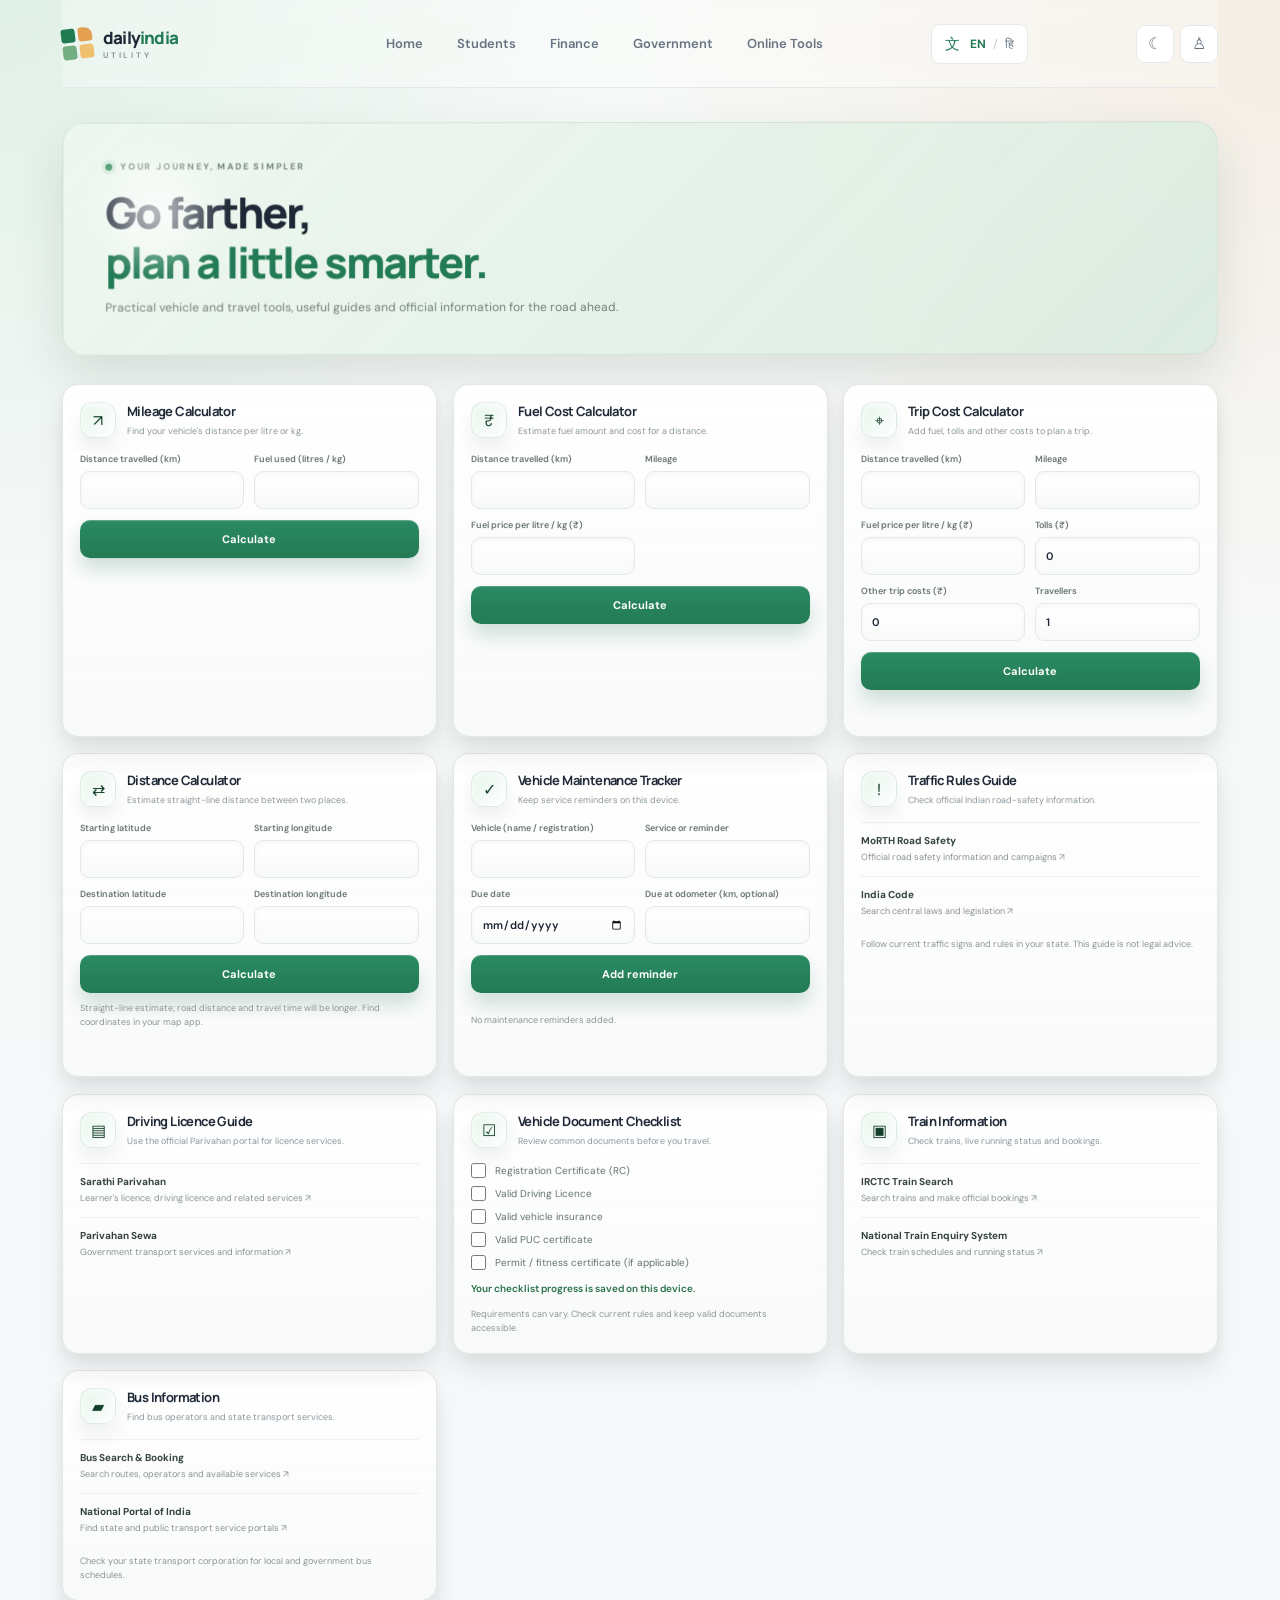
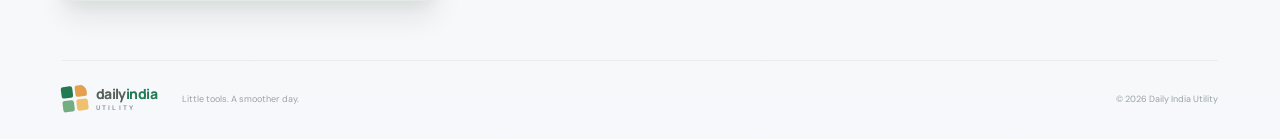
<file: vehicle-travel.html>
<!doctype html>
<html lang="en">
  <head>
    <meta charset="UTF-8" />
    <meta name="viewport" content="width=device-width, initial-scale=1.0" />
    <meta name="theme-color" content="#f7f8fb" />
    <meta name="description" content="Vehicle and travel tools for India: mileage, fuel, trip planning, maintenance, road rules and travel information." />
    <title>Vehicle & Travel Tools — Daily India Utility</title>
    <link rel="preconnect" href="https://fonts.googleapis.com" />
    <link rel="preconnect" href="https://fonts.gstatic.com" crossorigin />
    <link href="https://fonts.googleapis.com/css2?family=DM+Sans:wght@400;500;600;700&family=Manrope:wght@400;500;600;700;800&family=Noto+Sans+Devanagari:wght@400;500;600;700&display=swap" rel="stylesheet" />
    <link rel="stylesheet" href="style.css" />
    <link rel="manifest" href="./manifest.webmanifest" />
    <link rel="icon" href="./icon.svg" type="image/svg+xml" />
    <script src="site-features.js" defer></script>
    <script src="vehicle-travel.js" defer></script>
  </head>
  <body>
    <div class="page-shell">
      <header class="topbar">
        <a class="brand" href="./index.html" aria-label="Daily India Utility home">
          <span class="brand-mark" aria-hidden="true"><span></span><span></span><span></span><span></span></span>
          <span class="brand-name">daily<span>india</span><small>UTILITY</small></span>
        </a>
        <nav class="top-nav" aria-label="Main navigation">
          <a href="./index.html" data-travel-i18n="homeLink">Home</a>
          <a href="./student-tools.html" data-travel-i18n="studentsLink">Students</a>
          <a href="./banking-finance.html" data-travel-i18n="financeLink">Finance</a>
          <a href="./government-services.html" data-travel-i18n="governmentLink">Government</a>
          <a href="./everyday-online-tools.html" data-travel-i18n="onlineToolsLink">Online Tools</a>
        </nav>
        <button class="language-switch" id="languageSwitch" type="button" aria-label="Switch language">
          <span class="language-globe" aria-hidden="true">文</span>
          <span>EN</span><span class="language-divider">/</span><span>हि</span>
        </button>
        <div class="site-feature-controls">
          <button class="site-control" type="button" data-theme-toggle aria-label="Enable dark mode" title="Dark mode"><span aria-hidden="true">☾</span></button>
          <a class="site-control" href="./index.html#personalDashboard" aria-label="Personal dashboard" title="Personal dashboard"><span aria-hidden="true">♙</span></a>
          <button class="site-control" type="button" data-install-app hidden aria-label="Install app" title="Install app"><span aria-hidden="true">⇩</span></button>
        </div>
      </header>

      <main>
        <section class="student-hero">
          <div class="eyebrow"><span class="eyebrow-dot"></span><span data-travel-i18n="travelEyebrow">YOUR JOURNEY, MADE SIMPLER</span></div>
          <h1><span data-travel-i18n="travelTitleFirst">Go farther,</span><br /><span class="hero-accent" data-travel-i18n="travelTitleSecond">plan a little smarter.</span></h1>
          <p data-travel-i18n="travelIntro">Practical vehicle and travel tools, useful guides and official information for the road ahead.</p>
        </section>

        <section class="student-tools-grid" aria-label="Vehicle and travel tools">
          <article class="student-card">
            <div class="student-card-heading"><span class="student-tool-icon tone-green">↗</span><div><h2 data-travel-i18n="mileageTitle">Mileage Calculator</h2><p data-travel-i18n="mileageIntro">Find your vehicle's distance per litre or kg.</p></div></div>
            <form id="mileageForm" class="student-form">
              <label><span data-travel-i18n="distance">Distance travelled (km)</span><input name="distance" type="number" min="0.1" step="any" required /></label>
              <label><span data-travel-i18n="fuelUsed">Fuel used (litres / kg)</span><input name="fuel" type="number" min="0.01" step="any" required /></label>
              <button class="calculate-button" type="submit" data-travel-i18n="calculate">Calculate</button>
            </form>
            <p class="student-result" id="mileageResult" aria-live="polite"></p>
          </article>

          <article class="student-card">
            <div class="student-card-heading"><span class="student-tool-icon tone-orange">₹</span><div><h2 data-travel-i18n="fuelTitle">Fuel Cost Calculator</h2><p data-travel-i18n="fuelIntro">Estimate fuel amount and cost for a distance.</p></div></div>
            <form id="fuelForm" class="student-form">
              <label><span data-travel-i18n="distance">Distance travelled (km)</span><input name="distance" type="number" min="0.1" step="any" required /></label>
              <label><span data-travel-i18n="mileage">Vehicle mileage (km per litre / kg)</span><input name="mileage" type="number" min="0.1" step="any" required /></label>
              <label><span data-travel-i18n="fuelPrice">Fuel price per litre / kg (₹)</span><input name="price" type="number" min="0" step="any" required /></label>
              <button class="calculate-button" type="submit" data-travel-i18n="calculate">Calculate</button>
            </form>
            <p class="student-result" id="fuelResult" aria-live="polite"></p>
          </article>

          <article class="student-card">
            <div class="student-card-heading"><span class="student-tool-icon tone-blue">⌖</span><div><h2 data-travel-i18n="tripTitle">Trip Cost Calculator</h2><p data-travel-i18n="tripIntro">Add fuel, tolls and other costs to plan a trip.</p></div></div>
            <form id="tripForm" class="student-form">
              <label><span data-travel-i18n="distance">Distance travelled (km)</span><input name="distance" type="number" min="0.1" step="any" required /></label>
              <label><span data-travel-i18n="mileage">Vehicle mileage (km per litre / kg)</span><input name="mileage" type="number" min="0.1" step="any" required /></label>
              <label><span data-travel-i18n="fuelPrice">Fuel price per litre / kg (₹)</span><input name="price" type="number" min="0" step="any" required /></label>
              <label><span data-travel-i18n="tolls">Tolls (₹)</span><input name="tolls" type="number" min="0" step="any" value="0" required /></label>
              <label><span data-travel-i18n="otherCosts">Other trip costs (₹)</span><input name="other" type="number" min="0" step="any" value="0" required /></label>
              <label><span data-travel-i18n="people">Travellers</span><input name="people" type="number" min="1" step="1" value="1" required /></label>
              <button class="calculate-button" type="submit" data-travel-i18n="calculate">Calculate</button>
            </form>
            <p class="student-result" id="tripResult" aria-live="polite"></p>
          </article>

          <article class="student-card">
            <div class="student-card-heading"><span class="student-tool-icon tone-purple">⇄</span><div><h2 data-travel-i18n="distanceTitle">Distance Calculator</h2><p data-travel-i18n="distanceIntro">Estimate straight-line distance between two places.</p></div></div>
            <form id="distanceForm" class="student-form">
              <label><span data-travel-i18n="startLat">Starting latitude</span><input name="lat1" type="number" min="-90" max="90" step="any" required /></label>
              <label><span data-travel-i18n="startLon">Starting longitude</span><input name="lon1" type="number" min="-180" max="180" step="any" required /></label>
              <label><span data-travel-i18n="endLat">Destination latitude</span><input name="lat2" type="number" min="-90" max="90" step="any" required /></label>
              <label><span data-travel-i18n="endLon">Destination longitude</span><input name="lon2" type="number" min="-180" max="180" step="any" required /></label>
              <button class="calculate-button" type="submit" data-travel-i18n="calculate">Calculate</button>
            </form>
            <p class="student-note" data-travel-i18n="distanceNote">Straight-line estimate; road distance and travel time will be longer. Find coordinates in your map app.</p>
            <p class="student-result" id="distanceResult" aria-live="polite"></p>
          </article>

          <article class="student-card">
            <div class="student-card-heading"><span class="student-tool-icon tone-yellow">✓</span><div><h2 data-travel-i18n="maintenanceTitle">Vehicle Maintenance Tracker</h2><p data-travel-i18n="maintenanceIntro">Keep service reminders on this device.</p></div></div>
            <form id="maintenanceForm" class="student-form">
              <label><span data-travel-i18n="vehicleName">Vehicle (name / registration)</span><input name="vehicle" maxlength="60" required /></label>
              <label><span data-travel-i18n="serviceType">Service or reminder</span><input name="service" maxlength="60" required /></label>
              <label><span data-travel-i18n="dueDate">Due date</span><input name="date" type="date" required /></label>
              <label><span data-travel-i18n="dueKm">Due at odometer (km, optional)</span><input name="odometer" type="number" min="0" step="1" /></label>
              <button class="calculate-button" type="submit" data-travel-i18n="addReminder">Add reminder</button>
            </form>
            <ul class="timetable-list" id="maintenanceList"></ul>
            <p class="student-result" id="maintenanceStatus" role="status"></p>
          </article>

          <article class="student-card student-directory-card">
            <div class="student-card-heading"><span class="student-tool-icon tone-orange">!</span><div><h2 data-travel-i18n="trafficTitle">Traffic Rules Guide</h2><p data-travel-i18n="trafficIntro">Check official Indian road-safety information.</p></div></div>
            <a class="student-resource-link" href="https://morth.nic.in/road-safety" target="_blank" rel="noopener"><strong data-travel-i18n="roadSafetyLink">MoRTH Road Safety</strong><span data-travel-i18n="roadSafetyDesc">Official road safety information and campaigns ↗</span></a>
            <a class="student-resource-link" href="https://www.indiacode.nic.in/" target="_blank" rel="noopener"><strong data-travel-i18n="indiaCodeLink">India Code</strong><span data-travel-i18n="indiaCodeDesc">Search central laws and legislation ↗</span></a>
            <p class="student-note" data-travel-i18n="trafficNote">Follow current traffic signs and rules in your state. This guide is not legal advice.</p>
          </article>

          <article class="student-card student-directory-card">
            <div class="student-card-heading"><span class="student-tool-icon tone-blue">▤</span><div><h2 data-travel-i18n="licenceTitle">Driving Licence Guide</h2><p data-travel-i18n="licenceIntro">Use the official Parivahan portal for licence services.</p></div></div>
            <a class="student-resource-link" href="https://sarathi.parivahan.gov.in/" target="_blank" rel="noopener"><strong data-travel-i18n="sarathiTitle">Sarathi Parivahan</strong><span data-travel-i18n="sarathiDesc">Learner's licence, driving licence and related services ↗</span></a>
            <a class="student-resource-link" href="https://parivahan.gov.in/" target="_blank" rel="noopener"><strong data-travel-i18n="parivahanTitle">Parivahan Sewa</strong><span data-travel-i18n="parivahanDesc">Government transport services and information ↗</span></a>
          </article>

          <article class="student-card student-directory-card">
            <div class="student-card-heading"><span class="student-tool-icon tone-green">☑</span><div><h2 data-travel-i18n="documentsTitle">Vehicle Document Checklist</h2><p data-travel-i18n="documentsIntro">Review common documents before you travel.</p></div></div>
            <div class="vehicle-checklist" id="vehicleChecklist"></div>
            <p class="student-result" id="checklistStatus" role="status"></p>
            <p class="student-note" data-travel-i18n="documentsNote">Requirements can vary. Check current rules and keep valid documents accessible.</p>
          </article>

          <article class="student-card student-directory-card">
            <div class="student-card-heading"><span class="student-tool-icon tone-purple">▣</span><div><h2 data-travel-i18n="trainTitle">Train Information</h2><p data-travel-i18n="trainIntro">Check trains, live running status and bookings.</p></div></div>
            <a class="student-resource-link" href="https://www.irctc.co.in/nget/train-search" target="_blank" rel="noopener"><strong data-travel-i18n="irctcTitle">IRCTC Train Search</strong><span data-travel-i18n="irctcDesc">Search trains and make official bookings ↗</span></a>
            <a class="student-resource-link" href="https://enquiry.indianrail.gov.in/mntes/" target="_blank" rel="noopener"><strong data-travel-i18n="ntesTitle">National Train Enquiry System</strong><span data-travel-i18n="ntesDesc">Check train schedules and running status ↗</span></a>
          </article>

          <article class="student-card student-directory-card">
            <div class="student-card-heading"><span class="student-tool-icon tone-orange">▰</span><div><h2 data-travel-i18n="busTitle">Bus Information</h2><p data-travel-i18n="busIntro">Find bus operators and state transport services.</p></div></div>
            <a class="student-resource-link" href="https://www.redbus.in/" target="_blank" rel="noopener"><strong data-travel-i18n="busBookingTitle">Bus Search & Booking</strong><span data-travel-i18n="busBookingDesc">Search routes, operators and available services ↗</span></a>
            <a class="student-resource-link" href="https://www.india.gov.in/" target="_blank" rel="noopener"><strong data-travel-i18n="indiaPortalTitle">National Portal of India</strong><span data-travel-i18n="indiaPortalDesc">Find state and public transport service portals ↗</span></a>
            <p class="student-note" data-travel-i18n="busNote">Check your state transport corporation for local and government bus schedules.</p>
          </article>
        </section>
      </main>

      <footer class="footer"><a class="brand footer-brand" href="./index.html"><span class="brand-mark" aria-hidden="true"><span></span><span></span><span></span><span></span></span><span class="brand-name">daily<span>india</span><small>UTILITY</small></span></a><p data-travel-i18n="footerNote">Little tools. A smoother day.</p><span>© <span id="currentYear"></span> Daily India Utility</span></footer>
    </div>
  </body>
</html>
</file>
<file: style.css>
:root {
  color-scheme: light;
  --ink: #1d2735;
  --muted: #788392;
  --line: #e9edf1;
  --paper: #ffffff;
  --canvas: #f7f8fb;
  --green: #237b55;
  --green-dark: #176345;
  --green-soft: #e9f5ee;
  --orange: #e8954f;
  --shadow: 0 12px 30px rgba(32, 54, 72, .055);
  --soft-shadow: 0 22px 50px rgba(29, 55, 44, .12);
  --panel-shadow: 0 18px 28px rgba(19, 31, 28, .08), 0 6px 16px rgba(63, 90, 70, .06);
}

:root[data-theme="dark"] {
  color-scheme: dark;
  --ink: #e7ece9;
  --muted: #a7b3ad;
  --line: #35413b;
  --paper: #202a25;
  --canvas: #151c18;
  --green: #83c49a;
  --green-dark: #a4d5b3;
  --green-soft: #25372b;
  --orange: #e7ad70;
  --shadow: 0 12px 30px rgba(0, 0, 0, .22);
}

* { box-sizing: border-box; }

html { scroll-behavior: smooth; }

body {
  margin: 0;
  background:
    radial-gradient(circle at top left, rgba(125, 201, 155, .18), transparent 28%),
    radial-gradient(circle at top right, rgba(232, 149, 79, .12), transparent 30%),
    linear-gradient(180deg, #f6f9f7 0%, var(--canvas) 100%);
  color: var(--ink);
  font-family: "DM Sans", sans-serif;
  -webkit-font-smoothing: antialiased;
}

button, input { font: inherit; }
button { color: inherit; }
a { color: inherit; text-decoration: none; }

.page-shell {
  max-width: 1240px;
  margin: 0 auto;
  padding: 0 42px;
  perspective: 1200px;
}
.topbar {
  height: 88px;
  display: flex;
  align-items: center;
  justify-content: space-between;
  border-bottom: 1px solid rgba(224, 229, 234, .8);
  background: rgba(255, 255, 255, .3);
  backdrop-filter: blur(8px);
}
.brand { display: inline-flex; align-items: center; gap: 10px; }
.brand-mark { width: 31px; height: 31px; display: grid; grid-template-columns: repeat(2, 1fr); gap: 3px; transform: rotate(-7deg); }
.brand-mark span { border-radius: 3px; background: #227a53; }
.brand-mark span:nth-child(2) { background: #e4a04f; border-radius: 3px 8px 3px 3px; }
.brand-mark span:nth-child(3) { background: #73ad81; }
.brand-mark span:nth-child(4) { background: #efc06e; }
.brand-name { font: 800 17px/1 "Manrope", sans-serif; letter-spacing: -.8px; }
.brand-name > span { color: var(--green); }
.brand-name small { display: block; margin-top: 5px; font: 700 8px/1 "DM Sans", sans-serif; letter-spacing: 2.8px; color: #8d98a3; }
.top-nav { display: flex; gap: 34px; margin-left: 100px; color: #677380; font-size: 13px; font-weight: 600; }
.top-nav a:hover, .text-link:hover { color: var(--green); }
.language-switch { display: flex; align-items: center; gap: 7px; padding: 9px 13px; border: 1px solid #e4e9ec; border-radius: 9px; background: #fff; color: #687581; font-size: 12px; cursor: pointer; }
.language-switch span:nth-of-type(2) { color: var(--green); font-weight: 700; }
.language-globe { font-size: 15px; color: var(--green); margin-right: 3px; }
.language-divider { color: #c3cad0; }
.site-feature-controls { display: flex; flex: 0 0 auto; align-items: center; gap: 6px; }
.site-control { width: 38px; height: 38px; display: inline-grid; place-items: center; border: 1px solid #e4e9ec; border-radius: 9px; background: #fff; color: #687581; font-size: 16px; cursor: pointer; }
.site-control:hover { border-color: #b7d2bf; color: var(--green); }
.site-control[hidden] { display: none; }

.hero { position: relative; min-height: 405px; display: flex; align-items: center; overflow: hidden; padding: 54px 58px; margin-top: 28px; border-radius: 18px; background: #f0f5f0; }
.hero::before { content: ""; position: absolute; width: 420px; height: 420px; top: -260px; right: 12%; border: 1px solid rgba(48, 113, 78, .08); border-radius: 50%; }
.hero-copy { position: relative; z-index: 1; width: 57%; }
.eyebrow, .section-kicker { color: #71847a; font-size: 9px; font-weight: 700; letter-spacing: 1.8px; }
.eyebrow { display: flex; align-items: center; gap: 8px; }
.eyebrow-dot { width: 7px; height: 7px; border-radius: 50%; background: #4a9b70; box-shadow: 0 0 0 4px rgba(74, 155, 112, .12); }
h1, h2, p { margin-top: 0; }
h1 { margin: 18px 0 13px; font: 800 clamp(32px, 4vw, 46px)/1.16 "Manrope", sans-serif; letter-spacing: -2px; }
.hero-accent { color: var(--green); }
.hero-copy > p { max-width: 465px; margin-bottom: 22px; color: #748078; font-size: 13px; line-height: 1.75; }
.search-form { width: min(100%, 496px); height: 53px; display: flex; align-items: center; gap: 12px; padding: 5px 6px 5px 17px; border: 1px solid #e8ece8; border-radius: 10px; background: #fff; box-shadow: 0 8px 20px rgba(39, 68, 51, .06); }
.search-icon { position: relative; width: 15px; height: 15px; flex: 0 0 15px; border: 1.8px solid #83918a; border-radius: 50%; }
.search-icon::after { content: ""; position: absolute; width: 6px; height: 1.8px; right: -4px; bottom: -2px; transform: rotate(45deg); background: #83918a; border-radius: 3px; }
.search-form input { width: 100%; min-width: 0; border: 0; outline: 0; color: var(--ink); font-size: 12px; background: transparent; }
.search-form input::placeholder { color: #a6afb4; }
.search-form kbd { flex: 0 0 auto; padding: 4px 6px; border: 1px solid #edf0f0; border-radius: 5px; color: #9da6aa; font: 10px "DM Sans", sans-serif; }
.search-form > button { height: 39px; flex: 0 0 auto; padding: 0 17px; border: 0; border-radius: 7px; background: var(--green); color: #fff; font-size: 11px; font-weight: 700; cursor: pointer; transition: background .2s; }
.search-form > button:hover { background: var(--green-dark); }
.search-form > .voice-search-button { width: 39px; padding: 0; border: 1px solid #e7ece8; background: #f7faf7; color: #607268; font-size: 15px; }
.search-form > .voice-search-button:hover { background: #edf5ef; color: var(--green-dark); }
.voice-search-status { min-height: 15px; margin: 6px 0 0; color: #75827a; font-size: 10px; }
.search-hints { display: flex; align-items: center; gap: 8px; margin-top: 13px; color: #9aa39d; font-size: 10px; }
.search-hints button { padding: 0; border: 0; background: none; color: #75827a; font-size: 10px; cursor: pointer; }
.search-hints button:hover { color: var(--green); }

.hero-art { position: absolute; width: 375px; height: 330px; right: 30px; top: 37px; }
.sun-disc { position: absolute; width: 225px; height: 225px; top: 49px; left: 87px; border-radius: 50%; background: #e3eee2; }
.art-orbit { position: absolute; border: 1px solid rgba(75, 131, 92, .13); border-radius: 50%; }
.orbit-one { width: 300px; height: 220px; top: 52px; left: 50px; transform: rotate(-28deg); }
.orbit-two { width: 330px; height: 190px; top: 62px; left: 25px; transform: rotate(35deg); }
.art-card { position: absolute; z-index: 1; width: 206px; height: 205px; left: 103px; top: 67px; padding: 17px 18px; border: 1px solid #edf0ee; border-radius: 12px; background: #fff; box-shadow: 0 18px 40px rgba(49, 77, 58, .12); transform: rotate(-4deg); }
.mini-card-head { display: flex; align-items: center; justify-content: space-between; }
.mini-icon { display: grid; width: 26px; height: 26px; place-items: center; border-radius: 8px; background: #e9f4ed; color: #32835a; font-size: 15px; font-weight: 700; }
.mini-dots { color: #bdc5c1; font-size: 12px; letter-spacing: 2px; }
.mini-label { margin-top: 15px; color: #a0aaa4; font-size: 7px; font-weight: 700; letter-spacing: 1.1px; }
.mini-value { margin-top: 4px; font: 800 21px "Manrope", sans-serif; letter-spacing: -.8px; }
.mini-chart { height: 45px; display: flex; align-items: end; gap: 6px; margin-top: 10px; border-bottom: 1px solid #edf0ed; }
.mini-chart i { width: 10px; height: 34%; border-radius: 3px 3px 0 0; background: #d7ecdc; }
.mini-chart i:nth-child(2) { height: 58%; }.mini-chart i:nth-child(3) { height: 42%; }.mini-chart i:nth-child(4) { height: 73%; }.mini-chart i:nth-child(5) { height: 55%; }.mini-chart i:nth-child(6) { height: 84%; }.mini-chart i:nth-child(7) { height: 68%; }.mini-chart i:nth-child(8) { height: 92%; background: #4d9b6b; }.mini-chart i:nth-child(9) { height: 77%; }.mini-chart i:nth-child(10) { height: 100%; background: #4d9b6b; }.mini-chart i:nth-child(11) { height: 87%; }.mini-chart i:nth-child(12) { height: 100%; background: #4d9b6b; }
.mini-foot { display: flex; justify-content: space-between; margin-top: 9px; color: #a1aaa5; font-size: 6px; font-weight: 700; letter-spacing: .6px; }
.mini-foot b { color: #4b9a67; font-size: 7px; }
.floating-note { position: absolute; z-index: 2; display: flex; align-items: center; gap: 9px; padding: 10px 12px; border: 1px solid #edf0ed; border-radius: 9px; background: rgba(255,255,255,.96); box-shadow: 0 10px 25px rgba(42, 68, 50, .09); }
.note-top { top: 39px; right: 2px; }.note-bottom { bottom: 36px; left: 0; }
.floating-note b, .floating-note small { display: block; }.floating-note b { font-size: 9px; }.floating-note small { margin-top: 3px; color: #929d95; font-size: 8px; }
.note-icon { width: 27px; height: 27px; display: grid; place-items: center; border-radius: 8px; font-size: 13px; }.note-green { background: #e9f5ec; color: #3d9660; }.note-orange { background: #fff2e4; color: #d48b39; }
.art-sparkle { position: absolute; color: #dbab5b; }.sparkle-one { top: 8px; left: 95px; font-size: 17px; }.sparkle-two { right: 20px; bottom: 75px; font-size: 15px; }

.section { margin-top: 48px; }
.section-heading { display: flex; align-items: end; justify-content: space-between; margin-bottom: 19px; }
.section-kicker { margin-bottom: 7px; color: #a0a9a5; font-size: 8px; letter-spacing: 1.5px; }
h2 { margin: 0; font: 700 20px/1.3 "Manrope", sans-serif; letter-spacing: -.6px; }
.text-link { display: inline-flex; align-items: center; gap: 8px; padding: 5px 0; border: 0; background: transparent; color: #77847c; font-size: 11px; font-weight: 600; cursor: pointer; }
.category-grid { display: grid; grid-template-columns: repeat(6, minmax(0, 1fr)); gap: 12px; }
.category-card { min-height: 102px; display: flex; align-items: center; gap: 12px; padding: 16px 13px; border: 1px solid #edf0f1; border-radius: 10px; background: #fff; text-align: left; cursor: pointer; transition: transform .18s, box-shadow .18s, border-color .18s; }
.category-card:hover { transform: translateY(-3px); border-color: #d8e8dd; box-shadow: var(--shadow); }
.category-icon { width: 39px; height: 39px; display: grid; flex: 0 0 39px; place-items: center; border-radius: 11px; font-size: 18px; }
.tone-green { color: #347d55; background: #eaf5ed; }.tone-orange { color: #c47e34; background: #fff3e5; }.tone-blue { color: #5584a3; background: #edf5f9; }.tone-purple { color: #8371ae; background: #f1eef9; }.tone-pink { color: #bf7181; background: #fbf0f2; }.tone-yellow { color: #ae8b38; background: #f9f4e3; }
.category-info strong, .category-info small { display: block; }.category-info strong { font-size: 10px; font-weight: 700; }.category-info small { margin-top: 5px; color: #9aa4a9; font-size: 8px; white-space: nowrap; }

.tools-section { margin-top: 52px; }
.tool-heading { align-items: center; }
.tool-filter { display: flex; gap: 5px; }
.filter-chip { padding: 8px 12px; border: 1px solid transparent; border-radius: 7px; background: transparent; color: #8a959d; font-size: 10px; cursor: pointer; }
.filter-chip:hover { color: var(--green); }
.filter-chip.active { border-color: #e8eee9; background: #fff; color: var(--green); font-weight: 700; box-shadow: 0 3px 9px rgba(26, 60, 39, .04); }
.tool-grid { display: grid; grid-template-columns: repeat(4, minmax(0, 1fr)); gap: 13px; }
.tool-card { min-height: 154px; position: relative; padding: 17px; border: 1px solid #edf0f1; border-radius: 10px; background: #fff; text-align: left; transition: transform .18s, box-shadow .18s, border-color .18s; }
.tool-card:hover { transform: translateY(-3px); border-color: #d9e8dd; box-shadow: var(--shadow); }
.tool-card-open { width: 100%; min-height: 118px; display: block; padding: 0 0 17px; border: 0; background: transparent; color: inherit; text-align: left; cursor: pointer; }
.favorite-toggle { width: 34px; height: 34px; display: inline-grid; place-items: center; border: 1px solid #e4e9e6; border-radius: 8px; background: #fff; color: #87928e; font-size: 19px; line-height: 1; cursor: pointer; }
.favorite-toggle:hover, .favorite-toggle.is-favorite { color: #d99a37; }
.tool-card > .favorite-toggle { position: absolute; top: 14px; right: 14px; }
.tool-card-top { display: flex; align-items: center; justify-content: space-between; }
.tool-icon { width: 36px; height: 36px; display: grid; place-items: center; border-radius: 10px; font-size: 17px; }
.tool-arrow { color: #b6c0bb; font-size: 15px; transition: transform .18s, color .18s; }.tool-card:hover .tool-arrow { color: var(--green); transform: translate(2px, -2px); }
.tool-card strong { display: block; margin-top: 13px; font-size: 12px; font-weight: 700; }
.tool-card p { margin: 5px 0 0; color: #8a969d; font-size: 9px; line-height: 1.5; }
.empty-state { padding: 28px; border: 1px dashed #dfe6e2; border-radius: 10px; color: #77847c; text-align: center; font-size: 12px; }
.calculator-section { margin-top: 52px; }
.calculator-intro { margin: -8px 0 17px; color: #89959a; font-size: 11px; }
.calculator-heading-actions { display: flex; align-items: center; gap: 17px; }
.calculator-count { padding: 7px 10px; border: 1px solid #e6ece8; border-radius: 20px; background: #f0f5f1; color: #668271; font-size: 9px; font-weight: 600; }
.calculator-grid { display: grid; grid-template-columns: repeat(4, minmax(0, 1fr)); gap: 12px; }
.calculator-card { min-height: 142px; padding: 15px; border: 1px solid #edf0f1; border-radius: 10px; background: #fff; text-align: left; cursor: pointer; transition: transform .18s, box-shadow .18s, border-color .18s; }
.calculator-card:hover { transform: translateY(-3px); border-color: #d9e8dd; box-shadow: var(--shadow); }
.calculator-card-top { display: flex; align-items: center; justify-content: space-between; }
.calculator-open { color: #b6c0bb; font-size: 15px; }
.calculator-card:hover .calculator-open { color: var(--green); }
.calculator-card strong { display: block; margin-top: 12px; font-size: 11px; }
.calculator-card p { margin: 5px 0 0; color: #8a969d; font-size: 9px; line-height: 1.5; }
.calculator-dialog { width: min(520px, calc(100vw - 32px)); max-height: min(90vh, 760px); padding: 25px; overflow-y: auto; border: 1px solid #e7ece8; border-radius: 16px; background: #fff; color: var(--ink); box-shadow: 0 24px 80px rgba(21, 43, 29, .22); }
.calculator-dialog::backdrop { background: rgba(25, 38, 31, .42); backdrop-filter: blur(3px); }
.calculator-dialog-head { display: flex; align-items: center; justify-content: space-between; gap: 14px; }
.calculator-dialog-head .section-kicker { margin-bottom: 6px; }
.calculator-dialog-head h2 { font-size: 20px; }
.dialog-close { width: 34px; height: 34px; flex: 0 0 34px; border: 1px solid #e9edeb; border-radius: 9px; background: #f8faf8; color: #69766d; font-size: 22px; line-height: 1; cursor: pointer; }
.dialog-close:hover { background: #eef4ef; }
.calculator-dialog-description { margin: 9px 0 18px; color: #87928e; font-size: 11px; line-height: 1.6; }
.calculator-fields { display: grid; grid-template-columns: repeat(2, minmax(0, 1fr)); gap: 13px; }
.calculator-field { display: flex; flex-direction: column; gap: 7px; color: #68756d; font-size: 10px; font-weight: 600; }
.calculator-field input, .calculator-field select { width: 100%; min-width: 0; height: 42px; padding: 0 11px; border: 1px solid #e3e9e5; border-radius: 8px; outline: none; background: #fff; color: var(--ink); font-size: 12px; }
.calculator-field input:focus, .calculator-field select:focus { border-color: #71a184; box-shadow: 0 0 0 3px rgba(67, 137, 91, .1); }
.calculator-note { margin: 13px 0 0; padding: 10px 11px; border-radius: 8px; background: #f5f7f5; color: #77827c; font-size: 9px; line-height: 1.55; }
.calculate-button {
  width: 100%;
  height: 43px;
  margin-top: 17px;
  border: 0;
  border-radius: 10px;
  background: linear-gradient(180deg, #2a8a63 0%, var(--green) 100%);
  color: #fff;
  font-size: 11px;
  font-weight: 700;
  cursor: pointer;
  box-shadow: 0 12px 18px rgba(24, 101, 70, .18), inset 0 1px 0 rgba(255,255,255,.2);
  transition: transform .18s ease, box-shadow .18s ease, filter .18s ease;
}
.calculate-button:hover {
  background: linear-gradient(180deg, #2f946d 0%, var(--green-dark) 100%);
  box-shadow: 0 18px 22px rgba(24, 101, 70, .22), inset 0 1px 0 rgba(255,255,255,.26);
  transform: translateY(-1px);
}
.calculator-result { margin-top: 17px; padding: 15px; border: 1px solid #e4eee6; border-radius: 10px; background: #f5faf6; }
.calculator-result > .section-kicker { margin-bottom: 8px; color: #799382; }
.calculator-result-row { display: flex; justify-content: space-between; align-items: baseline; gap: 12px; padding: 8px 0; border-bottom: 1px solid #e7efe8; color: #748078; font-size: 10px; }
.calculator-result-row:last-child { padding-bottom: 0; border-bottom: 0; }
.calculator-result-row strong { color: #276c48; font: 700 12px "Manrope", sans-serif; text-align: right; }
.student-hero {
  position: relative;
  margin: 34px 0 29px;
  padding: 37px 42px;
  border: 1px solid rgba(111, 158, 126, .18);
  border-radius: 22px;
  background: linear-gradient(135deg, rgba(239, 247, 240, .95), rgba(217, 235, 223, .9));
  box-shadow: var(--soft-shadow);
  transform: rotateX(2deg) rotateY(-2deg);
  overflow: hidden;
}
.student-hero::before {
  content: "";
  position: absolute;
  inset: 12px auto auto 18px;
  width: 150px;
  height: 150px;
  border-radius: 50%;
  background: radial-gradient(circle, rgba(255,255,255,.8), transparent 66%);
  filter: blur(10px);
}
.student-hero h1 { margin: 15px 0 10px; font-size: clamp(32px, 4vw, 43px); }
.student-hero > p:last-child { margin: 0; color: #748078; font-size: 12px; line-height: 1.7; }
.government-service-section { margin-top: 37px; }
.service-search { width: min(100%, 480px); height: 48px; display: flex; align-items: center; gap: 12px; margin: 0 0 17px; padding: 0 15px; border: 1px solid #e3e9e5; border-radius: 9px; background: #fff; }
.service-search:focus-within { border-color: #71a184; box-shadow: 0 0 0 3px rgba(67, 137, 91, .1); }
.service-search input { width: 100%; min-width: 0; border: 0; outline: 0; background: transparent; color: var(--ink); font-size: 12px; }
.service-search input::placeholder { color: #a6afb4; }
.service-count { color: #87928e; font-size: 10px; font-weight: 600; }
.government-service-grid { padding-bottom: 0; }
.government-service-card { display: flex; flex-direction: column; }
.government-service-card .student-card-heading { min-height: 74px; }
.government-service-card .student-resource-link:first-of-type { margin-top: auto; }
.government-service-card .student-action-link { align-self: flex-start; }
.government-checklist-section { padding: 21px; border: 1px solid #edf0f1; border-radius: 12px; background: #fff; }
.government-checklist { display: grid; grid-template-columns: repeat(2, minmax(0, 1fr)); gap: 11px 20px; }
.government-checklist-section .student-result { margin-bottom: 0; }
.government-checklist-section > .student-note { margin: 10px 0 0; color: #8b9690; font-size: 9px; line-height: 1.55; }
.online-tools-grid { display: grid; grid-template-columns: repeat(3, minmax(0, 1fr)); gap: 14px; }
.online-privacy-note { margin: 8px 0 0; color: #748078; font-size: 10px; line-height: 1.6; }
.online-visually-hidden { position: absolute; width: 1px; height: 1px; overflow: hidden; clip: rect(0, 0, 0, 0); white-space: nowrap; clip-path: inset(50%); }
.online-tool-card { display: flex; min-width: 0; flex-direction: column; }
.online-tool-card[hidden] { display: none; }
.online-tool-card .student-card-heading { min-height: 68px; }
.online-label { display: flex; min-width: 0; flex-direction: column; gap: 6px; margin: 0 0 11px; color: #68756d; font-size: 9px; font-weight: 600; }
.online-label input:not([type="checkbox"]):not([type="range"]):not([type="file"]), .online-label select, .online-label textarea { width: 100%; min-width: 0; min-height: 38px; padding: 8px 10px; border: 1px solid #e3e9e5; border-radius: 7px; outline: none; background: #fff; color: var(--ink); font-size: 11px; }
.online-label input:focus, .online-label select:focus, .online-label textarea:focus { border-color: #71a184; box-shadow: 0 0 0 3px rgba(67, 137, 91, .1); }
.online-label textarea { resize: vertical; line-height: 1.5; }
.online-label input[type="file"] { max-width: 100%; color: #788392; font-size: 10px; }
.online-label input[type="range"] { width: 100%; accent-color: var(--green); }
.online-fields { display: grid; grid-template-columns: repeat(2, minmax(0, 1fr)); gap: 9px; }
.online-options { display: grid; grid-template-columns: repeat(2, minmax(0, 1fr)); gap: 9px; margin: 0 0 5px; }
.online-options label { display: flex; align-items: center; gap: 7px; color: #68756d; font-size: 9px; cursor: pointer; }
.online-options input { width: 15px; height: 15px; margin: 0; accent-color: var(--green); }
.online-action { margin: 3px 0 10px; }
.online-action:disabled { opacity: .6; cursor: wait; }
.online-output-row { display: flex; align-items: center; gap: 8px; }
.online-output { flex: 1; min-width: 0; overflow-wrap: anywhere; padding: 9px; border: 1px solid #edf0f1; border-radius: 7px; background: #f7f9f7; color: #33423a; font: 600 12px/1.5 "DM Sans", sans-serif; }
.online-output-row .student-action-link { flex: 0 0 auto; margin: 0; }
.online-stats { display: grid; grid-template-columns: repeat(3, minmax(0, 1fr)); gap: 7px; margin-top: auto; padding-top: 12px; }
.online-stats > span { display: grid; gap: 3px; padding: 9px 5px; border-radius: 7px; background: #f5f8f5; text-align: center; }
.online-stats strong { color: var(--green); font: 700 15px "Manrope", sans-serif; }
.online-stats small { color: #87928e; font-size: 8px; }
.qr-output { display: grid; justify-items: center; gap: 7px; padding: 12px 0 2px; }
.qr-output[hidden] { display: none; }
.qr-output canvas { width: min(100%, 220px); height: auto; image-rendering: pixelated; }
.online-clock { display: block; margin: 5px 0 12px; color: #26382e; font: 700 clamp(25px, 4vw, 34px)/1.2 "Manrope", sans-serif; text-align: center; font-variant-numeric: tabular-nums; }
.online-button-row { display: flex; flex-wrap: wrap; gap: 7px; }
.online-button-row .student-action-link { margin: 0; }
.online-laps { display: grid; gap: 5px; max-height: 130px; overflow: auto; margin: 10px 0 0; padding-left: 25px; color: #68756d; font-size: 10px; font-variant-numeric: tabular-nums; }
.online-calendar-head { display: flex; align-items: center; justify-content: space-between; gap: 8px; margin: 3px 0 12px; }
.online-calendar-head .student-action-link { min-width: 38px; justify-content: center; margin: 0; font-size: 15px; }
.online-calendar-head strong { color: #33423a; font-size: 12px; text-align: center; }
.online-calendar { display: grid; grid-template-columns: repeat(7, minmax(0, 1fr)); gap: 4px; }
.online-calendar-weekday, .online-calendar-day, .online-calendar-blank { min-height: 29px; display: grid; place-items: center; border-radius: 5px; }
.online-calendar-weekday { color: #87928e; font-size: 8px; font-weight: 700; }
.online-calendar-day { background: #f7f9f7; color: #536159; font-size: 9px; }
.online-calendar-today { background: #e7f2e9; color: var(--green-dark); font-weight: 700; box-shadow: inset 0 0 0 1px #a9cdb2; }
.student-tools-grid {
  display: grid;
  grid-template-columns: repeat(3, minmax(0, 1fr));
  gap: 16px;
  padding-bottom: 12px;
  transform-style: preserve-3d;
}
.student-card {
  min-width: 0;
  padding: 17px;
  border: 1px solid rgba(221, 228, 223, .8);
  border-radius: 16px;
  background: linear-gradient(180deg, rgba(255,255,255,.98), rgba(248,250,249,.95));
  box-shadow: var(--panel-shadow);
  transition: transform .22s ease, box-shadow .22s ease, border-color .22s ease;
  transform: translateY(0) rotateX(1deg);
}
.student-card:hover {
  transform: translateY(-5px) rotateX(3deg) rotateY(-2deg);
  border-color: rgba(78, 141, 103, .3);
  box-shadow: 0 26px 38px rgba(19, 31, 28, .12), 0 12px 22px rgba(63, 90, 70, .08);
}
.student-card-heading { display: flex; align-items: flex-start; gap: 11px; margin-bottom: 15px; }
.student-tool-icon {
  width: 36px;
  height: 36px;
  display: grid;
  flex: 0 0 36px;
  place-items: center;
  border-radius: 12px;
  font-size: 16px;
  color: #133f2d;
  background: linear-gradient(135deg, rgba(228, 244, 234, .9), rgba(255,255,255,.92));
  box-shadow: inset 0 2px 6px rgba(255,255,255,.85), 0 10px 18px rgba(49, 89, 69, .08);
  border: 1px solid rgba(135, 170, 146, .18);
}
.student-card-heading h2 { font-size: 13px; line-height: 1.45; }
.student-card-heading p { margin: 4px 0 0; color: #8a969d; font-size: 9px; line-height: 1.5; }
.student-form { display: grid; grid-template-columns: repeat(2, minmax(0, 1fr)); align-items: end; gap: 10px; }
.student-form label, .student-card > label { display: flex; min-width: 0; flex-direction: column; gap: 6px; color: #68756d; font-size: 9px; font-weight: 600; }
.student-form input, .student-form select, .student-card > label input, .student-card textarea {
  width: 100%;
  min-width: 0;
  height: 38px;
  padding: 0 10px;
  border: 1px solid #e3e9e5;
  border-radius: 9px;
  outline: none;
  background: linear-gradient(180deg, #ffffff, #f8faf8);
  color: var(--ink);
  font-size: 11px;
  box-shadow: inset 0 2px 5px rgba(31, 42, 39, .03);
}
.student-form input:focus, .student-form select:focus, .student-card > label input:focus, .student-card textarea:focus {
  border-color: #71a184;
  box-shadow: 0 0 0 3px rgba(67, 137, 91, .1), inset 0 2px 5px rgba(31, 42, 39, .03);
}
.student-form .calculate-button, .student-card > .calculate-button { grid-column: 1 / -1; height: 38px; margin-top: 1px; }
.student-card .student-note { margin: 9px 0 0; color: #8b9690; font-size: 9px; line-height: 1.55; }
.student-result { min-height: 18px; margin: 11px 0 0; color: #28714b; font-size: 10px; font-weight: 600; line-height: 1.55; }
.student-textarea-label { display: flex; flex-direction: column; gap: 7px; color: #68756d; font-size: 9px; font-weight: 600; }
.student-card textarea { height: auto; min-height: 94px; padding: 9px 10px; resize: vertical; line-height: 1.5; }
.student-file-label { display: flex; flex-direction: column; gap: 7px; color: #68756d; font-size: 9px; font-weight: 600; }
.student-file-label input { width: 100%; color: #788392; font-size: 10px; }
.timetable-list, .grammar-results { display: grid; gap: 7px; margin: 12px 0 0; padding: 0; list-style: none; }
.timetable-item { display: flex; align-items: center; justify-content: space-between; gap: 10px; padding: 8px; border: 1px solid #edf0f1; border-radius: 7px; color: #66736b; font-size: 9px; }
.timetable-item button { flex: 0 0 auto; padding: 5px 7px; border: 1px solid #e6ece8; border-radius: 6px; background: #f6f9f6; color: #66736b; font-size: 8px; cursor: pointer; }
.grammar-results li { color: #64736a; font-size: 9px; line-height: 1.5; }
.student-action-link {
  display: inline-flex;
  align-items: center;
  margin-top: 10px;
  padding: 8px 10px;
  border: 1px solid rgba(126, 160, 140, .22);
  border-radius: 10px;
  background: linear-gradient(180deg, #f4faf5, #ecf5ef);
  color: var(--green);
  font-size: 9px;
  font-weight: 700;
  box-shadow: 0 8px 16px rgba(48, 91, 69, .06);
  transition: transform .18s ease, box-shadow .18s ease;
}
.student-action-link[hidden] { display: none; }
.student-action-link:hover {
  background: linear-gradient(180deg, #edf9f1, #e4f2e9);
  transform: translateY(-1px);
  box-shadow: 0 12px 18px rgba(48, 91, 69, .08);
}
.student-resource-link { display: block; padding: 11px 0; border-top: 1px solid #edf0f1; }
.student-resource-link strong, .student-resource-link span { display: block; }
.student-resource-link strong { color: #33423a; font-size: 10px; }
.student-resource-link span { margin-top: 4px; color: #87928e; font-size: 9px; line-height: 1.5; }
.student-resource-link:hover strong { color: var(--green); }
.student-resource-actions { display: flex; flex-wrap: wrap; gap: 8px; }
.student-resource-actions .student-action-link { margin-top: 0; }
.vehicle-checklist { display: grid; gap: 8px; }
.vehicle-check-item { display: flex; align-items: flex-start; gap: 9px; color: #64736a; font-size: 10px; line-height: 1.5; cursor: pointer; }
.vehicle-check-item input { width: 15px; height: 15px; flex: 0 0 15px; margin: 0; accent-color: var(--green); }
.finance-result { display: grid; gap: 7px; margin-top: 12px; }
.finance-result:empty { display: none; }
.finance-result-row { display: flex; align-items: baseline; justify-content: space-between; gap: 10px; padding: 8px 0; border-bottom: 1px solid #edf0f1; color: #78847d; font-size: 9px; }
.finance-result-row:last-child { border-bottom: 0; }
.finance-result-row strong { color: #28714b; font: 700 11px "Manrope", sans-serif; text-align: right; }
.finance-result-message { margin: 5px 0 0; color: #28714b; font-size: 10px; font-weight: 600; }
.bank-calendar { margin-top: 12px; }
.bank-calendar-grid { display: grid; grid-template-columns: repeat(7, minmax(0, 1fr)); gap: 3px; }
.bank-calendar-weekdays { margin-bottom: 4px; color: #87928e; text-align: center; font-size: 8px; font-weight: 700; }
.bank-calendar-day { min-height: 27px; display: grid; place-items: center; border-radius: 5px; background: #f7f9f7; color: #536159; font-size: 9px; }
.bank-calendar-blank { min-height: 27px; }
.bank-calendar-day.bank-calendar-closed { background: #fff0e8; color: #bd7142; font-weight: 700; }
.finance-guide-list { display: grid; gap: 9px; margin: 0; padding-left: 17px; color: #68756d; font-size: 9px; line-height: 1.55; }
body.lang-hi .student-hero h1, body.lang-hi .student-card-heading h2 { letter-spacing: 0; }
.lower-section { margin-top: 48px; }
.recent-grid { display: grid; grid-template-columns: repeat(4, minmax(0, 1fr)); gap: 12px; }
.recent-empty { grid-column: 1 / -1; display: flex; align-items: center; gap: 13px; padding: 17px 18px; border: 1px dashed #e1e7e3; border-radius: 10px; color: #8b9690; background: rgba(255,255,255,.48); font-size: 11px; }
.recent-empty-icon { width: 34px; height: 34px; display: grid; place-items: center; border-radius: 10px; background: #eef4ef; color: #669273; font-size: 16px; }
.recent-card { display: flex; align-items: center; gap: 12px; padding: 13px; border: 1px solid #edf0f1; border-radius: 10px; background: #fff; text-align: left; cursor: pointer; }
.recent-card:hover { border-color: #d9e8dd; }
.recent-card strong { display: block; font-size: 10px; }.recent-card small { display: block; margin-top: 4px; color: #98a2a5; font-size: 8px; }
.trending-section { padding-bottom: 4px; }
.trend-badge { display: flex; align-items: center; gap: 5px; color: #75917e; font-size: 8px; font-weight: 700; letter-spacing: 1px; }.trend-badge span:first-child { color: #43a06c; font-size: 13px; }
.trending-grid { display: grid; grid-template-columns: repeat(3, minmax(0, 1fr)); gap: 12px; }
.trending-card { display: flex; align-items: center; gap: 12px; padding: 14px; border: 1px solid #edf0f1; border-radius: 10px; background: #fff; text-align: left; cursor: pointer; }.trending-card:hover { border-color: #d9e8dd; }
.trending-card strong { display: block; font-size: 10px; }.trending-card small { display: block; margin-top: 4px; color: #98a2a5; font-size: 8px; }.trend-number { margin-left: auto; color: #a7b0aa; font-size: 10px; font-weight: 700; }
.quick-access { display: grid; grid-template-columns: 1fr 2fr; align-items: center; gap: 26px; margin-top: 51px; padding: 25px 27px; border: 1px solid #e7eee8; border-radius: 13px; background: #eff5ef; }
.quick-copy .section-kicker { color: #82988a; }.quick-copy h2 { font-size: 18px; }.quick-copy > p:last-child { margin: 6px 0 0; color: #849188; font-size: 10px; }
.quick-grid { display: grid; grid-template-columns: repeat(3, minmax(0, 1fr)); gap: 9px; }
.quick-item { display: flex; align-items: center; gap: 8px; padding: 11px 10px; border: 1px solid #e4ece5; border-radius: 8px; background: rgba(255,255,255,.75); text-align: left; cursor: pointer; }.quick-item:hover { background: #fff; }
.quick-item .tool-icon { width: 29px; height: 29px; flex: 0 0 29px; border-radius: 8px; font-size: 14px; }.quick-item strong { font-size: 9px; }
.personal-dashboard { padding: 22px; border: 1px solid #e7ece8; border-radius: 13px; background: var(--paper); }
.personal-dashboard .section-heading { align-items: center; }
.local-profile-badge { color: #87928e; font-size: 9px; text-align: right; }
.dashboard-profile { padding: 14px; border: 1px solid #edf0f1; border-radius: 9px; background: var(--canvas); }
.profile-form { display: flex; flex-wrap: wrap; align-items: center; gap: 9px; }
.profile-form > label { color: #68756d; font-size: 10px; font-weight: 600; }
.profile-form > input { width: min(100%, 220px); height: 38px; padding: 0 10px; border: 1px solid #e3e9e5; border-radius: 7px; background: var(--paper); color: var(--ink); }
.profile-form .student-action-link { margin: 0; cursor: pointer; }
.dashboard-profile > .student-note { margin: 9px 0 0; color: #87928e; font-size: 9px; line-height: 1.5; }
.dashboard-profile > .student-result { margin-bottom: 0; }
.dashboard-columns { display: grid; grid-template-columns: repeat(3, minmax(0, 1fr)); gap: 16px; margin-top: 18px; }
.dashboard-columns h3 { margin: 0 0 10px; color: var(--ink); font: 700 13px/1.4 "Manrope", sans-serif; }
.dashboard-tool-list { display: grid; gap: 7px; }
.dashboard-tool-row { min-width: 0; display: flex; align-items: center; gap: 7px; }
.dashboard-tool-open { min-width: 0; flex: 1; display: flex; align-items: center; gap: 9px; padding: 8px; border: 1px solid #edf0f1; border-radius: 8px; background: var(--paper); color: var(--ink); text-align: left; cursor: pointer; }
.dashboard-tool-open .tool-icon { width: 30px; height: 30px; flex: 0 0 30px; font-size: 14px; }
.dashboard-tool-open strong { overflow: hidden; font-size: 10px; text-overflow: ellipsis; white-space: nowrap; }
.dashboard-tool-row > .favorite-toggle { flex: 0 0 34px; }
.dashboard-empty { margin: 0; padding: 11px; border: 1px dashed #dfe6e2; border-radius: 8px; color: #87928e; font-size: 9px; line-height: 1.5; }
.assistant-panel { padding: 12px; border-radius: 9px; background: var(--canvas); }
.assistant-heading { display: flex; flex-wrap: wrap; align-items: center; justify-content: space-between; gap: 8px; }
.assistant-heading h3 { margin: 0; }
.assistant-heading .student-action-link { min-height: 36px; margin: 0; cursor: pointer; }
.assistant-panel > .student-note { margin: 7px 0 10px; color: #87928e; font-size: 9px; line-height: 1.5; }

.footer { display: flex; align-items: center; gap: 19px; margin-top: 47px; padding: 22px 0 25px; border-top: 1px solid #e8ecef; color: #9aa3a8; font-size: 9px; }
.footer-brand { transform: scale(.82); transform-origin: left center; margin-right: -15px; }.footer-brand .brand-name { color: #54615a; }.footer > p { margin: 0 auto 0 0; }.toast { position: fixed; z-index: 10; right: 24px; bottom: 24px; padding: 12px 17px; border-radius: 9px; background: #24352b; color: #fff; box-shadow: 0 10px 30px rgba(18, 38, 25, .2); font-size: 12px; opacity: 0; pointer-events: none; transform: translateY(8px); transition: opacity .2s, transform .2s; }.toast.visible { opacity: 1; transform: translateY(0); }

body.lang-hi .top-nav, body.lang-hi .filter-chip { letter-spacing: 0; }
body.lang-hi h1, body.lang-hi h2, body.lang-hi .brand-name { letter-spacing: 0; }
body.lang-hi { font-family: "Noto Sans Devanagari", "DM Sans", sans-serif; }

@media (max-width: 1000px) {
  .page-shell { padding: 0 28px; }.top-nav { gap: 18px; margin-left: 20px; font-size: 12px; }.hero { padding-left: 42px; }.hero-art { right: 0; transform: scale(.86); transform-origin: center right; }.hero-copy { width: 63%; }
  .category-grid { grid-template-columns: repeat(3, minmax(0, 1fr)); }.category-card { min-height: 83px; }.category-info small { white-space: normal; }
  .calculator-grid { grid-template-columns: repeat(3, minmax(0, 1fr)); }
  .student-tools-grid { grid-template-columns: repeat(2, minmax(0, 1fr)); }
  .online-tools-grid { grid-template-columns: repeat(2, minmax(0, 1fr)); }
  .quick-access { grid-template-columns: 1fr; gap: 18px; }
}
@media (max-width: 700px) {
  .page-shell { padding: 0 18px; }
  .topbar { display: grid; grid-template-columns: minmax(0, 1fr) auto; gap: 5px 12px; height: auto; min-height: 70px; padding: 10px 0 7px; }
  .brand { grid-column: 1; grid-row: 1; min-width: 0; }
  .top-nav { grid-column: 1 / -1; grid-row: 2; width: 100%; gap: 7px; margin: 0; overflow-x: auto; overscroll-behavior-x: contain; scrollbar-width: none; font-size: 11px; }
  .top-nav::-webkit-scrollbar { display: none; }
  .top-nav a, .top-nav a:last-child { min-height: 38px; display: inline-flex; flex: 0 0 auto; align-items: center; padding: 0 10px; border: 1px solid #e8ecef; border-radius: 7px; background: #fff; white-space: nowrap; }
  .language-switch { grid-column: 2; grid-row: 1; min-height: 40px; padding: 8px 10px; }
  .brand-name { font-size: 15px; }
  .hero { min-height: 0; padding: 34px 25px 210px; margin-top: 18px; }.hero-copy { width: 100%; }.hero-art { width: 310px; height: 230px; top: auto; right: 50%; bottom: -10px; transform: translateX(50%) scale(.72); transform-origin: center bottom; }.hero h1 { font-size: 34px; letter-spacing: -1.5px; }.hero-copy > p { font-size: 12px; }.search-form { height: 49px; gap: 9px; padding-left: 13px; }.search-form kbd { display: none; }.search-form > button { height: 37px; padding: 0 12px; }.search-hints { flex-wrap: wrap; }
  .section, .tools-section, .lower-section { margin-top: 39px; }.section-heading { align-items: center; gap: 10px; }.section-heading h2 { font-size: 18px; }.tool-heading { align-items: start; flex-direction: column; gap: 12px; }.tool-filter { max-width: 100%; overflow-x: auto; }.filter-chip { min-height: 40px; padding: 7px 10px; white-space: nowrap; }
  .calculator-heading-actions { gap: 9px; }.student-tools-link { font-size: 9px; }
  .category-grid { grid-template-columns: repeat(2, minmax(0, 1fr)); gap: 9px; }.category-card { gap: 9px; padding: 12px 10px; }.category-icon { width: 35px; height: 35px; flex-basis: 35px; }.category-info strong { font-size: 9px; }.category-info small { font-size: 7px; }
  .calculator-grid { grid-template-columns: repeat(2, minmax(0, 1fr)); gap: 9px; }.calculator-card { min-height: 137px; padding: 13px; }.calculator-dialog { padding: 20px; }.calculator-fields { grid-template-columns: 1fr; gap: 11px; }
  .student-hero { margin-top: 19px; padding: 29px 22px; }.student-tools-grid { grid-template-columns: 1fr; gap: 10px; }.student-card { padding: 15px; }
  .online-tools-grid { grid-template-columns: 1fr; gap: 10px; }.online-label input:not([type="checkbox"]):not([type="range"]):not([type="file"]), .online-label select, .online-label textarea { min-height: 44px; font-size: 16px; }.online-label input[type="file"] { min-height: 40px; font-size: 12px; }.online-options label { min-height: 32px; font-size: 11px; }.online-options input { width: 18px; height: 18px; }.online-stats strong { font-size: 17px; }.online-calendar-weekday, .online-calendar-day, .online-calendar-blank { min-height: 36px; }
  .service-search { height: 48px; }.service-search input { font-size: 16px; }.government-checklist-section { padding: 16px; }.government-checklist { grid-template-columns: 1fr; gap: 12px; }
  .student-form { grid-template-columns: 1fr; gap: 12px; }
  .student-form input, .student-form select, .student-card > label input, .student-card textarea { min-height: 44px; font-size: 16px; }
  .student-card textarea { min-height: 110px; }
  .student-form .calculate-button, .student-card > .calculate-button, .calculate-button { min-height: 44px; }
  .student-action-link { min-height: 40px; align-items: center; line-height: 1.4; }
  .calculator-field input, .calculator-field select { min-height: 46px; font-size: 16px; }
  .tool-grid { grid-template-columns: repeat(2, minmax(0, 1fr)); gap: 9px; }.tool-card { min-height: 143px; padding: 13px; }.tool-card strong { font-size: 11px; }.recent-grid { grid-template-columns: repeat(2, minmax(0, 1fr)); }.trending-grid { grid-template-columns: 1fr; gap: 8px; }.quick-access { padding: 21px 16px; }.quick-grid { grid-template-columns: repeat(2, minmax(0, 1fr)); }.quick-item strong { font-size: 8px; }
  .tool-card, .calculator-card, .category-card, .recent-card, .trending-card, .quick-item { min-height: 44px; }
  .search-form input { font-size: 16px; }
  .search-form > button { min-height: 40px; }
  .student-resource-actions { align-items: stretch; }
  .student-resource-actions .student-action-link { flex: 1 1 auto; }
  .finance-result-row { align-items: flex-start; font-size: 10px; }
  .finance-result-row strong { max-width: 55%; overflow-wrap: anywhere; }
  .bank-calendar-day, .bank-calendar-blank { min-height: 34px; }
  .footer { flex-wrap: wrap; gap: 10px 16px; }.footer > p { flex: 1 1 45%; }.footer > span { flex-basis: 100%; }.toast { left: 18px; right: 18px; bottom: 18px; text-align: center; }
}
@media (max-width: 370px) {
  .page-shell { padding: 0 13px; }.brand { gap: 7px; }.brand-mark { width: 27px; height: 27px; }.top-nav { display: flex; }.hero { padding-right: 16px; padding-left: 16px; }.hero h1 { font-size: 30px; }.category-card { flex-direction: column; align-items: start; }.category-card { min-height: 102px; }.tool-arrow { display: none; }
  .category-info strong { font-size: 10px; }.category-info small { font-size: 8px; }
  .calculator-heading-actions { flex-wrap: wrap; }
  .bank-calendar-day, .bank-calendar-blank { min-height: 31px; }
}

@media (max-width: 700px) {
  .site-feature-controls { grid-column: 1 / -1; grid-row: 3; justify-self: end; }
  .site-control { width: 40px; height: 40px; }
  .dashboard-columns { grid-template-columns: 1fr; gap: 14px; }
  .personal-dashboard { padding: 16px; }
  .personal-dashboard .section-heading { align-items: flex-start; flex-direction: column; }
  .local-profile-badge { text-align: left; }
  .profile-form > label { flex: 1 0 100%; }
  .profile-form > input { flex: 1 1 100%; width: 100%; min-height: 44px; font-size: 16px; }
  .profile-form .student-action-link { min-height: 42px; }
  .assistant-heading .student-action-link { font-size: 9px; }
  .search-form > .voice-search-button { width: 40px; min-height: 40px; padding: 0; }
  .tool-card-open { min-height: 112px; }
}

:root[data-theme="dark"] body { background: var(--canvas); color: var(--ink); }
:root[data-theme="dark"] .topbar,
:root[data-theme="dark"] .footer { border-color: #303b35; }
:root[data-theme="dark"] .top-nav,
:root[data-theme="dark"] .footer,
:root[data-theme="dark"] .hero-copy > p,
:root[data-theme="dark"] .student-hero > p:last-child,
:root[data-theme="dark"] .student-card-heading p,
:root[data-theme="dark"] .student-note,
:root[data-theme="dark"] .profile-form > label { color: #a7b3ad; }
:root[data-theme="dark"] .language-switch,
:root[data-theme="dark"] .site-control,
:root[data-theme="dark"] .search-form,
:root[data-theme="dark"] .category-card,
:root[data-theme="dark"] .tool-card,
:root[data-theme="dark"] .filter-chip.active,
:root[data-theme="dark"] .quick-item,
:root[data-theme="dark"] .student-card,
:root[data-theme="dark"] .government-checklist-section,
:root[data-theme="dark"] .service-search,
:root[data-theme="dark"] .dashboard-tool-open,
:root[data-theme="dark"] .online-output,
:root[data-theme="dark"] .calculator-dialog { border-color: #35413b; background: #202a25; color: var(--ink); }
:root[data-theme="dark"] .hero,
:root[data-theme="dark"] .student-hero,
:root[data-theme="dark"] .quick-access { border-color: #34443a; background: #1d2921; }
:root[data-theme="dark"] .dashboard-profile,
:root[data-theme="dark"] .assistant-panel { border-color: #35413b; background: #1a231e; }
:root[data-theme="dark"] .online-label input:not([type="checkbox"]):not([type="range"]):not([type="file"]),
:root[data-theme="dark"] .online-label select,
:root[data-theme="dark"] .online-label textarea,
:root[data-theme="dark"] .profile-form > input,
:root[data-theme="dark"] .calculator-field input,
:root[data-theme="dark"] .calculator-field select,
:root[data-theme="dark"] .student-form input,
:root[data-theme="dark"] .student-form select,
:root[data-theme="dark"] .student-card > label input,
:root[data-theme="dark"] .student-card textarea { border-color: #3a4840; background: #17201b; color: var(--ink); }
:root[data-theme="dark"] .search-form input,
:root[data-theme="dark"] .service-search input { color: var(--ink); }
:root[data-theme="dark"] .filter-chip,
:root[data-theme="dark"] .text-link,
:root[data-theme="dark"] .category-info small,
:root[data-theme="dark"] .tool-card p,
:root[data-theme="dark"] .online-stats small,
:root[data-theme="dark"] .dashboard-empty { color: #a7b3ad; }
:root[data-theme="dark"] .online-stats > span,
:root[data-theme="dark"] .online-calendar-day,
:root[data-theme="dark"] .recent-empty,
:root[data-theme="dark"] .student-action-link,
:root[data-theme="dark"] .tool-filter .filter-chip.active { border-color: #35413b; background: #25332a; color: #b6d9c0; }
:root[data-theme="dark"] .calculator-result { border-color: #35413b; background: #1d2921; }
:root[data-theme="dark"] .calculator-result-row { border-color: #35413b; color: #a7b3ad; }
:root[data-theme="dark"] .category-icon { filter: brightness(.78) saturate(.8); }
:root[data-theme="dark"] .top-nav a,
:root[data-theme="dark"] .top-nav a:last-child { border-color: #35413b; background: #202a25; }
:root[data-theme="dark"] .favorite-toggle { border-color: #35413b; background: #202a25; color: #b3bdb7; }
:root[data-theme="dark"] .favorite-toggle.is-favorite { color: #e7ad70; }
:root[data-theme="dark"] .search-form > .voice-search-button { border-color: #35413b; background: #25332a; color: #c1d9c7; }
:root[data-theme="dark"] .dialog-close { color: var(--ink); }
:root[data-theme="dark"] .calculate-button,
:root[data-theme="dark"] .search-form > button:not(.voice-search-button) { background: #28714b; color: #fff; }
:root[data-theme="dark"] .calculate-button:hover,
:root[data-theme="dark"] .search-form > button:not(.voice-search-button):hover { background: #318759; }
:root[data-theme="dark"] .student-resource-link strong,
:root[data-theme="dark"] .student-card-heading h2,
:root[data-theme="dark"] .quick-copy h2,
:root[data-theme="dark"] .online-calendar-head strong,
:root[data-theme="dark"] .online-output { color: var(--ink); }
:root[data-theme="dark"] .online-clock { color: #e7ece9; }
</file>
